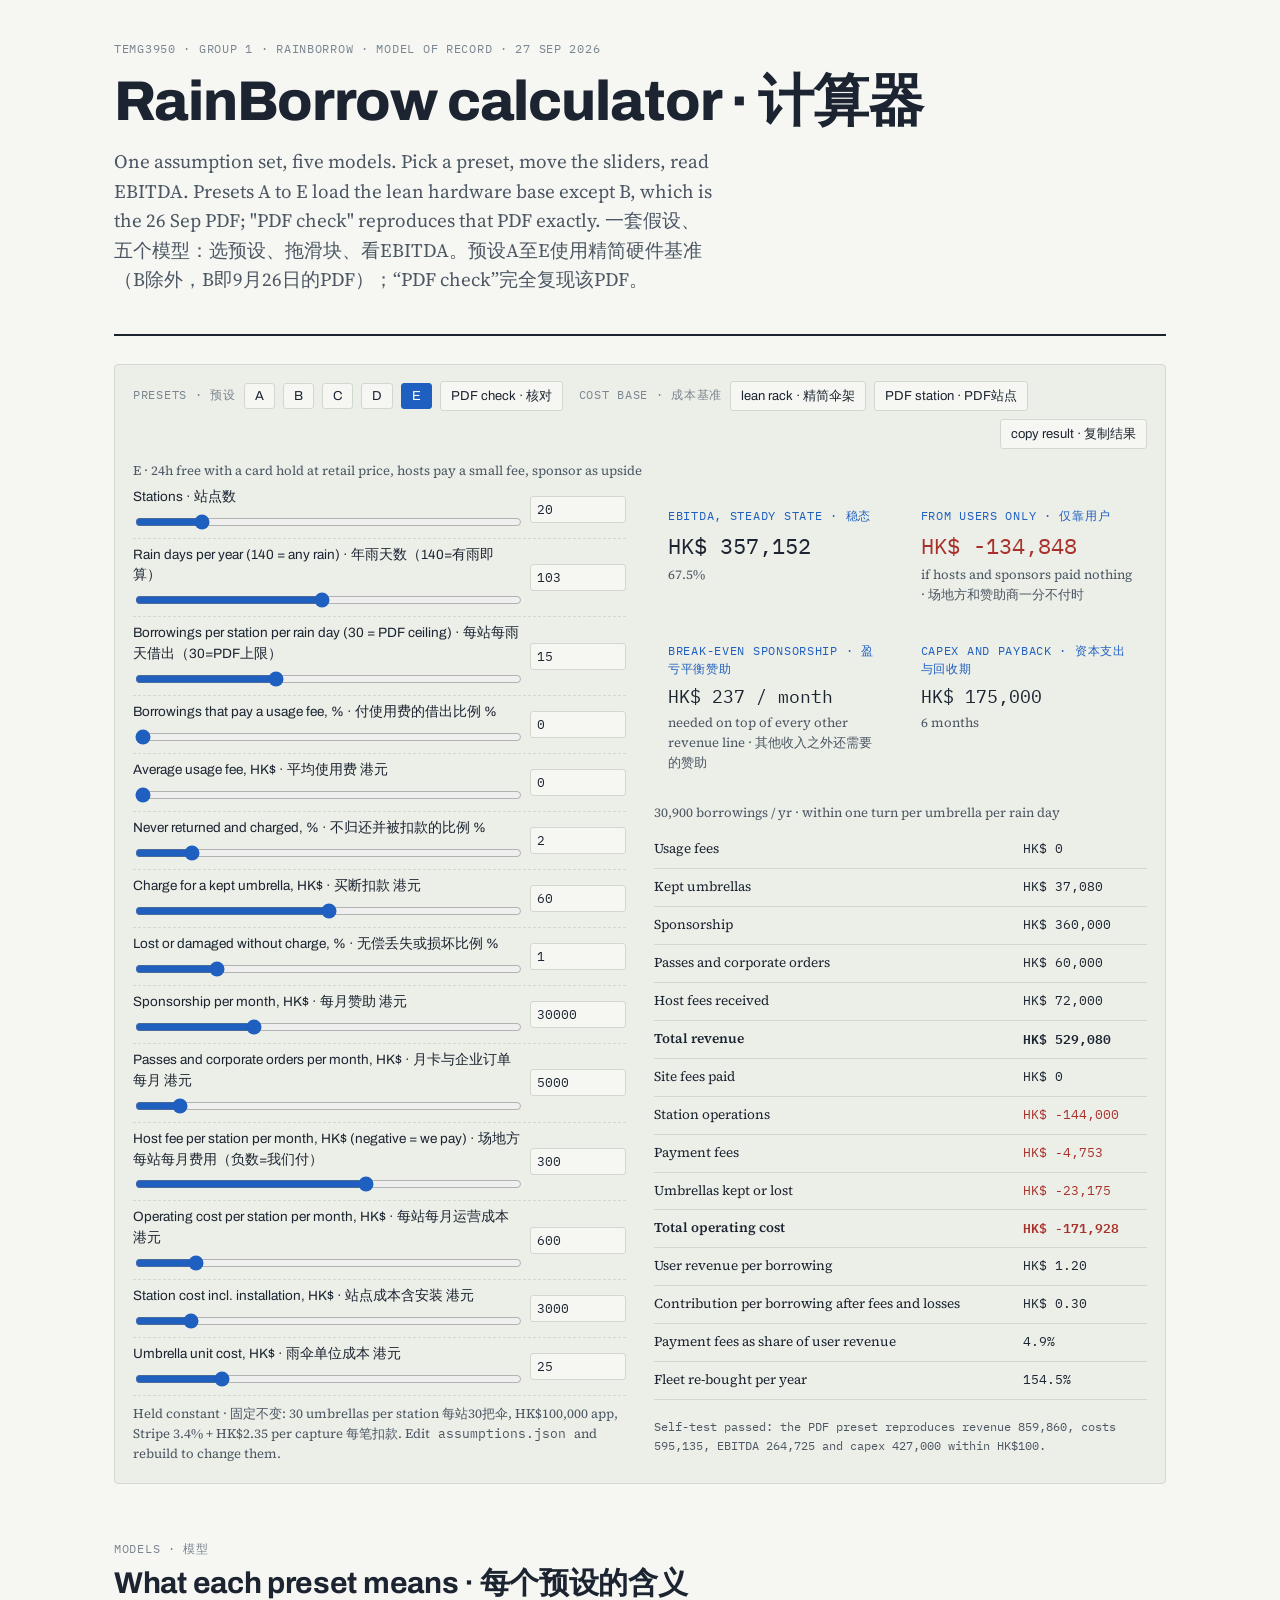
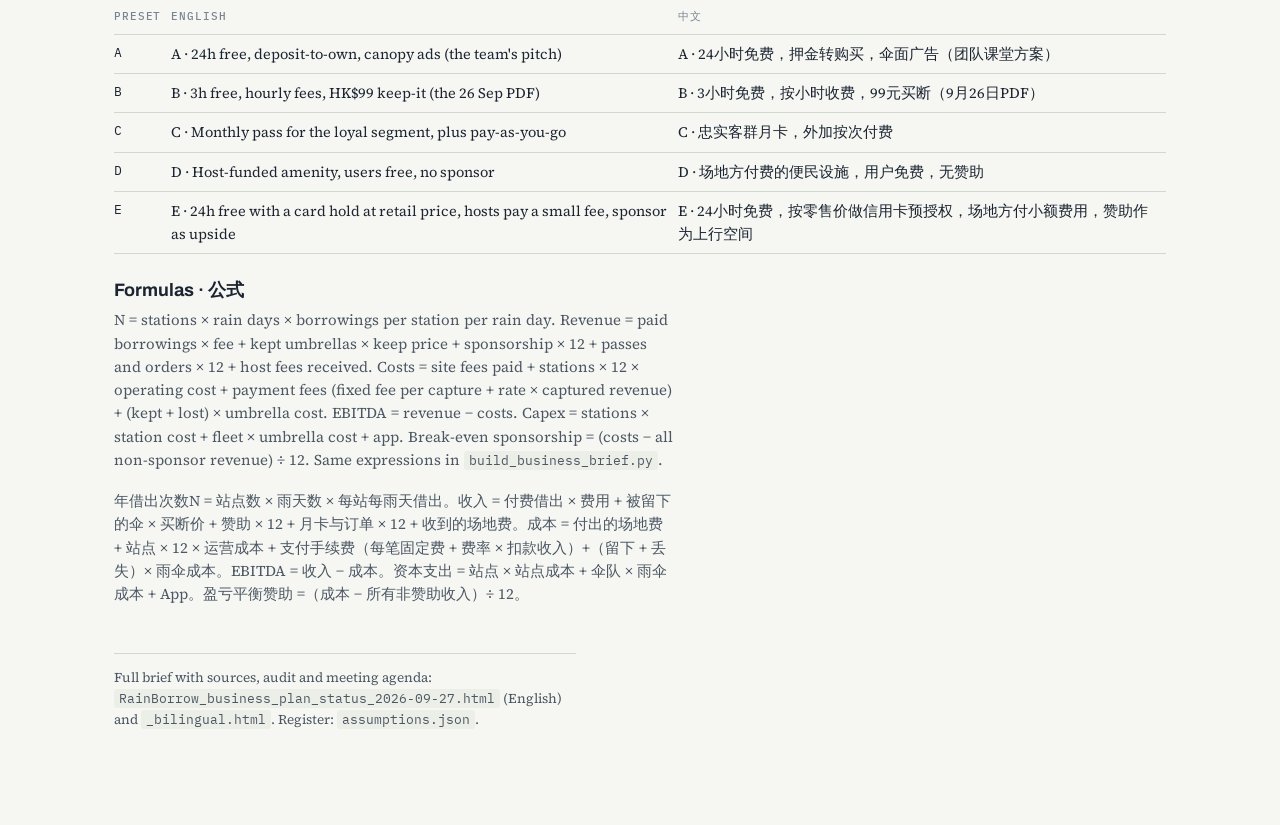
<file: docs/index.html>
<!doctype html>
<html lang="en">
<meta charset="utf-8">
<meta name="viewport" content="width=device-width, initial-scale=1, viewport-fit=cover">
<title>RainBorrow Calculator</title>
<link rel="stylesheet" href="https://fonts.googleapis.com/css2?family=Archivo:wght@500;700;800&family=Source+Serif+4:ital,opsz,wght@0,8..60,400;0,8..60,600;1,8..60,400&family=IBM+Plex+Mono:wght@400;500&family=Noto+Sans+SC:wght@500;700&family=Noto+Serif+SC:wght@400;600&display=swap">

<style>
  :root {
    --bg: #F6F7F3; --bg-2: #ECEEE8; --ink: #1B2430; --ink-2: #4C5763; --muted: #7A8590; --rule: #D3D8CF;
    --accent: #1F5FBF; --accent-soft: #DCE7F8; --note: #F7DE5A; --note-ink: #3D3406; --good: #2E7D4F; --good-soft: #DDEEE3;
    --warn: #B4531B; --warn-soft: #F8E4D6; --bad: #A8322B; --bad-soft: #F6DEDC;
    color-scheme: light dark;
  }
  @media (prefers-color-scheme: dark) {
    :root:not([data-theme="light"]) {
      --bg: #151A1F; --bg-2: #1D242B; --ink: #E7EAEC; --ink-2: #B6BEC6; --muted: #8C97A2; --rule: #2C353E;
      --accent: #7FB0F7; --accent-soft: #1E2F47; --note: #D9B92B; --note-ink: #1F1A02; --good: #6CC493; --good-soft: #1C3527;
      --warn: #F0A070; --warn-soft: #3A2718; --bad: #F08A83; --bad-soft: #3D1F1D; color-scheme: dark;
    }
  }
  :root[data-theme="dark"] {
    --bg: #151A1F; --bg-2: #1D242B; --ink: #E7EAEC; --ink-2: #B6BEC6; --muted: #8C97A2; --rule: #2C353E;
    --accent: #7FB0F7; --accent-soft: #1E2F47; --note: #D9B92B; --note-ink: #1F1A02; --good: #6CC493; --good-soft: #1C3527;
    --warn: #F0A070; --warn-soft: #3A2718; --bad: #F08A83; --bad-soft: #3D1F1D; color-scheme: dark;
  }
  * { box-sizing: border-box; }
  body { margin: 0; background: var(--bg); color: var(--ink); font-family: "Source Serif 4", Georgia, "Times New Roman", serif; font-size: 17px; line-height: 1.55; }
  h1, h2, h3, h4 { font-family: "Archivo", "Helvetica Neue", Arial, sans-serif; text-wrap: balance; line-height: 1.12; margin: 0; }
  .mono { font-family: "IBM Plex Mono", "SFMono-Regular", Consolas, monospace; font-size: 12px; letter-spacing: .06em; text-transform: uppercase; color: var(--muted); }
  a { color: var(--accent); }
  p { margin: 0 0 1em; max-width: 66ch; }
  ul, ol { max-width: 66ch; padding-left: 1.3em; margin: 0 0 1em; }
  li { margin-bottom: .35em; }
  li::marker { color: var(--accent); }
  strong { font-weight: 600; }
  code { font-family: "IBM Plex Mono", monospace; font-size: 13px; background: var(--bg-2); padding: 1px 5px; border-radius: 3px; }
  .wrap { max-width: 960px; margin: 0 auto; padding-block: 40px 80px; padding-inline: 24px; }
  .mast { border-bottom: 2px solid var(--ink); padding-bottom: 20px; margin-bottom: 28px; }
  .mast .mono { display: block; margin-bottom: 12px; }
  .mast h1 { font-size: clamp(34px, 6vw, 56px); font-weight: 800; letter-spacing: -.02em; }
  .mast p.lede { font-size: 19px; color: var(--ink-2); margin-top: 14px; max-width: 60ch; }
  nav.toc { display: flex; flex-wrap: wrap; gap: 8px 18px; margin-bottom: 8px; }
  nav.toc a { font-family: "Archivo", sans-serif; font-size: 14px; text-decoration: none; border-bottom: 1px solid var(--rule); padding-bottom: 1px; }
  nav.toc a:hover { border-color: var(--accent); }
  section { margin-top: 56px; }
  section > .mono { display: block; margin-bottom: 8px; }
  section h2 { font-size: 30px; font-weight: 700; letter-spacing: -.01em; margin-bottom: 6px; }
  .src { color: var(--ink-2); font-size: 15px; margin-bottom: 18px; max-width: 70ch; }
  section h3 { font-size: 18px; font-weight: 700; margin: 26px 0 8px; }
  section h4 { font-size: 15px; font-weight: 700; margin: 18px 0 6px; }
  .note { background: var(--note); color: var(--note-ink); padding: 16px 18px 14px; max-width: 560px; font-family: "Archivo", sans-serif; font-size: 15px; line-height: 1.4; box-shadow: 2px 3px 0 rgba(0,0,0,.12); transform: rotate(-.6deg); margin: 22px 0 26px; }
  .note .mono { color: var(--note-ink); opacity: .7; display: block; margin-bottom: 6px; }
  .note p { margin: 0 0 .5em; color: inherit; max-width: none; }
  .note p:last-child { margin-bottom: 0; }
  .risk { border-left: 3px solid var(--warn); background: var(--warn-soft); padding: 12px 16px; margin: 18px 0; max-width: 70ch; border-radius: 0 4px 4px 0; }
  .risk .mono { color: var(--warn); display: block; margin-bottom: 4px; }
  .risk p { margin: 0 0 .6em; font-size: 15px; }
  .risk p:last-child { margin: 0; }
  .risk.bad { border-color: var(--bad); background: var(--bad-soft); }
  .risk.bad .mono { color: var(--bad); }
  .risk.good { border-color: var(--good); background: var(--good-soft); }
  .risk.good .mono { color: var(--good); }
  .verdict { border-left: 4px solid var(--accent); background: var(--bg-2); padding: 16px 20px; margin: 18px 0; max-width: 76ch; }
  .verdict p { max-width: 70ch; }
  .verdict p:last-child { margin-bottom: 0; }
  .tablewrap { overflow-x: auto; margin: 8px 0 18px; }
  table.nums { width: 100%; border-collapse: collapse; font-size: 14.5px; }
  table.nums th { text-align: left; font-family: "IBM Plex Mono", monospace; font-size: 11px; letter-spacing: .08em; text-transform: uppercase; color: var(--muted); font-weight: 500; padding: 0 10px 8px 0; border-bottom: 1px solid var(--rule); vertical-align: bottom; }
  table.nums td { padding: 8px 10px 8px 0; border-bottom: 1px solid var(--rule); vertical-align: top; }
  table.nums td.v { font-family: "IBM Plex Mono", monospace; font-size: 13px; font-variant-numeric: tabular-nums; white-space: nowrap; }
  table.nums td.neg { color: var(--bad); }
  table.nums td.flag { color: var(--bad); font-weight: 600; }
  table.nums tr.lead td { background: var(--accent-soft); font-weight: 600; }
  .tag { display: inline-block; font-family: "IBM Plex Mono", monospace; font-size: 11px; letter-spacing: .05em; text-transform: uppercase; padding: 2px 7px; border-radius: 3px; white-space: nowrap; }
  .tag.verified { background: var(--good-soft); color: var(--good); }
  .tag.internal { background: var(--accent-soft); color: var(--accent); }
  .tag.derived { background: var(--bg-2); color: var(--ink-2); border: 1px solid var(--rule); }
  .tag.assumption { background: var(--warn-soft); color: var(--warn); }
  .tag.pending { background: var(--bg-2); color: var(--muted); border: 1px dashed var(--rule); }
  .tag.unverified, .tag.guess { background: var(--bad-soft); color: var(--bad); }
  .cards { display: grid; grid-template-columns: repeat(auto-fit, minmax(200px, 1fr)); gap: 12px; margin: 14px 0 18px; }
  .cards > div { background: var(--bg-2); border-radius: 4px; padding: 12px 14px; }
  .cards .mono { display: block; margin-bottom: 4px; color: var(--accent); }
  .cards .big { font-family: "IBM Plex Mono", monospace; font-size: 22px; font-variant-numeric: tabular-nums; }
  .cards .big.neg { color: var(--bad); }
  .cards small { display: block; color: var(--ink-2); font-size: 13px; margin-top: 2px; }
  .strip { display: grid; grid-template-columns: repeat(auto-fit, minmax(230px, 1fr)); gap: 12px; margin: 14px 0 18px; }
  .strip > div { border: 1px solid var(--rule); border-radius: 4px; padding: 12px 14px; font-size: 14.5px; }
  .strip .mono { display: block; margin-bottom: 4px; }
  .strip p { margin: 0; max-width: none; }
  .issue { border-top: 1px solid var(--rule); padding: 14px 0 6px; max-width: 76ch; }
  .issue:last-child { border-bottom: 1px solid var(--rule); }
  .issue h4 { margin: 0 0 6px; font-size: 16px; }
  .issue h4 .n { font-family: "IBM Plex Mono", monospace; font-size: 11px; color: var(--accent); background: var(--accent-soft); border-radius: 3px; padding: 1px 6px; margin-right: 10px; vertical-align: 2px; }
  .issue p { margin: 0 0 6px; font-size: 15.5px; }
  .issue p.fix { color: var(--ink-2); }
  .issue p.fix::before { content: "Fix"; font-family: "IBM Plex Mono", monospace; font-size: 11px; letter-spacing: .06em; text-transform: uppercase; color: var(--good); margin-right: 8px; }
  /* calculator */
  .calc { border: 1px solid var(--rule); border-radius: 4px; background: var(--bg-2); padding: 16px 18px; margin: 16px 0 8px; }
  .calc .presets { display: flex; flex-wrap: wrap; gap: 8px; margin-bottom: 12px; align-items: center; }
  .calc button, .copy, .filt { font-family: "Archivo", sans-serif; font-size: 13px; border: 1px solid var(--rule); background: var(--bg); color: var(--ink); border-radius: 3px; padding: 5px 10px; cursor: pointer; }
  .calc button:hover, .copy:hover, .filt:hover { border-color: var(--accent); }
  .calc button.on, .filt.on { background: var(--accent); color: #fff; border-color: var(--accent); }
  .calc button:focus-visible, .copy:focus-visible, .filt:focus-visible, input:focus-visible { outline: 2px solid var(--accent); outline-offset: 2px; }
  .calc .grid2 { display: grid; grid-template-columns: minmax(0, 1.1fr) minmax(0, 1fr); gap: 18px 28px; }
  @media (max-width: 720px) { .calc .grid2 { grid-template-columns: minmax(0, 1fr); } }
  .calc .inp { display: grid; grid-template-columns: minmax(0, 1fr) 96px; gap: 4px 10px; align-items: center; padding: 6px 0; border-bottom: 1px dashed var(--rule); }
  .calc .inp label { font-family: "Archivo", sans-serif; font-size: 13.5px; }
  .calc .inp input[type=range] { grid-column: 1 / 2; width: 100%; accent-color: var(--accent); }
  .calc .inp input[type=number] { grid-column: 2 / 3; grid-row: 1 / 3; width: 96px; font-family: "IBM Plex Mono", monospace; font-size: 13px; padding: 4px 6px; border: 1px solid var(--rule); border-radius: 3px; background: var(--bg); color: var(--ink); }
  .calc .const { font-size: 13px; color: var(--ink-2); margin: 8px 0 0; max-width: none; }
  .calc table.nums { font-size: 13.5px; }
  .calc .selftest { font-family: "IBM Plex Mono", monospace; font-size: 12px; color: var(--ink-2); margin-top: 8px; }
  /* register */
  .regtools { display: flex; flex-wrap: wrap; gap: 8px; align-items: center; margin: 10px 0 8px; font-size: 14px; }
  table.reg td .key { font-family: "IBM Plex Mono", monospace; font-size: 11.5px; color: var(--accent); }
  table.reg td .unit { color: var(--muted); font-size: 12px; }
  table.reg td .quote { font-style: italic; color: var(--ink-2); font-size: 13.5px; margin-top: 4px; }
  table.reg td .note-s { color: var(--ink-2); font-size: 13px; margin-top: 3px; }
  table.reg td.srcc { font-size: 13.5px; max-width: 26ch; }
  table.reg td.qc { font-size: 12.5px; color: var(--ink-2); max-width: 30ch; }
  table.reg td.qc .qt { display: block; margin-bottom: 4px; }
  table.reg tr.hide { display: none; }
  details { border: 1px solid var(--rule); border-radius: 4px; padding: 10px 16px; margin: 18px 0; }
  details summary { font-family: "Archivo", sans-serif; font-weight: 700; cursor: pointer; }
  .foot { font-size: 13.5px; color: var(--ink-2); border-top: 1px solid var(--rule); margin-top: 48px; padding-top: 14px; }
  @media (prefers-reduced-motion: reduce) { .note { transform: none; } }
</style>

<style>.wrap{max-width:1100px}.calc .grid2{grid-template-columns:minmax(0,1fr) minmax(0,1fr)}@media (max-width:720px){.calc .grid2{grid-template-columns:minmax(0,1fr)}}</style>
<div class="wrap">
<header class="mast">
  <span class="mono">TEMG3950 · Group 1 · RainBorrow · model of record · 27 Sep 2026</span>
  <h1>RainBorrow calculator · 计算器</h1>
  <p class="lede">One assumption set, five models. Pick a preset, move the sliders, read EBITDA. Presets A to E load the lean hardware base except B, which is the 26 Sep PDF; "PDF check" reproduces that PDF exactly. 一套假设、五个模型：选预设、拖滑块、看EBITDA。预设A至E使用精简硬件基准（B除外，B即9月26日的PDF）；“PDF check”完全复现该PDF。</p>
</header>
<div class="calc">
  <div class="presets"><span class="mono">Presets · 预设</span>
    <button type="button" data-p="A">A</button><button type="button" data-p="B">B</button><button type="button" data-p="C">C</button><button type="button" data-p="D">D</button><button type="button" data-p="E">E</button><button type="button" data-p="PDF">PDF check · 核对</button>
    <span class="mono" style="margin-left:8px">Cost base · 成本基准</span><button type="button" id="lean">lean rack · 精简伞架</button><button type="button" id="pdfb">PDF station · PDF站点</button>
    <button type="button" id="copyout" style="margin-left:auto">copy result · 复制结果</button></div>
  <p class="const" id="preset_name"></p>
  <div class="grid2"><div><div class="inp"><label for="n_S">Stations · 站点数</label><input type="number" id="n_S" step="1" min="5" max="100"><input type="range" id="r_S" min="5" max="100" step="1" aria-label="Stations · 站点数"></div>
<div class="inp"><label for="n_R">Rain days per year (140 = any rain) · 年雨天数（140=有雨即算）</label><input type="number" id="n_R" step="1" min="50" max="160"><input type="range" id="r_R" min="50" max="160" step="1" aria-label="Rain days per year (140 = any rain) · 年雨天数（140=有雨即算）"></div>
<div class="inp"><label for="n_b">Borrowings per station per rain day (30 = PDF ceiling) · 每站每雨天借出（30=PDF上限）</label><input type="number" id="n_b" step="1" min="1" max="40"><input type="range" id="r_b" min="1" max="40" step="1" aria-label="Borrowings per station per rain day (30 = PDF ceiling) · 每站每雨天借出（30=PDF上限）"></div>
<div class="inp"><label for="n_paid_share">Borrowings that pay a usage fee, % · 付使用费的借出比例 %</label><input type="number" id="n_paid_share" step="0.5" min="0" max="100"><input type="range" id="r_paid_share" min="0" max="100" step="0.5" aria-label="Borrowings that pay a usage fee, % · 付使用费的借出比例 %"></div>
<div class="inp"><label for="n_avg_fee">Average usage fee, HK$ · 平均使用费 港元</label><input type="number" id="n_avg_fee" step="0.5" min="0" max="30"><input type="range" id="r_avg_fee" min="0" max="30" step="0.5" aria-label="Average usage fee, HK$ · 平均使用费 港元"></div>
<div class="inp"><label for="n_keep_rate">Never returned and charged, % · 不归还并被扣款的比例 %</label><input type="number" id="n_keep_rate" step="0.1" min="0" max="15"><input type="range" id="r_keep_rate" min="0" max="15" step="0.1" aria-label="Never returned and charged, % · 不归还并被扣款的比例 %"></div>
<div class="inp"><label for="n_keep_price">Charge for a kept umbrella, HK$ · 买断扣款 港元</label><input type="number" id="n_keep_price" step="1" min="0" max="120"><input type="range" id="r_keep_price" min="0" max="120" step="1" aria-label="Charge for a kept umbrella, HK$ · 买断扣款 港元"></div>
<div class="inp"><label for="n_loss_rate">Lost or damaged without charge, % · 无偿丢失或损坏比例 %</label><input type="number" id="n_loss_rate" step="0.05" min="0" max="5"><input type="range" id="r_loss_rate" min="0" max="5" step="0.05" aria-label="Lost or damaged without charge, % · 无偿丢失或损坏比例 %"></div>
<div class="inp"><label for="n_sponsor_month">Sponsorship per month, HK$ · 每月赞助 港元</label><input type="number" id="n_sponsor_month" step="1000" min="0" max="100000"><input type="range" id="r_sponsor_month" min="0" max="100000" step="1000" aria-label="Sponsorship per month, HK$ · 每月赞助 港元"></div>
<div class="inp"><label for="n_other_month">Passes and corporate orders per month, HK$ · 月卡与企业订单每月 港元</label><input type="number" id="n_other_month" step="500" min="0" max="50000"><input type="range" id="r_other_month" min="0" max="50000" step="500" aria-label="Passes and corporate orders per month, HK$ · 月卡与企业订单每月 港元"></div>
<div class="inp"><label for="n_host_fee_month">Host fee per station per month, HK$ (negative = we pay) · 场地方每站每月费用（负数=我们付）</label><input type="number" id="n_host_fee_month" step="50" min="-1500" max="1500"><input type="range" id="r_host_fee_month" min="-1500" max="1500" step="50" aria-label="Host fee per station per month, HK$ (negative = we pay) · 场地方每站每月费用（负数=我们付）"></div>
<div class="inp"><label for="n_opex_station_month">Operating cost per station per month, HK$ · 每站每月运营成本 港元</label><input type="number" id="n_opex_station_month" step="50" min="200" max="3000"><input type="range" id="r_opex_station_month" min="200" max="3000" step="50" aria-label="Operating cost per station per month, HK$ · 每站每月运营成本 港元"></div>
<div class="inp"><label for="n_capex_station">Station cost incl. installation, HK$ · 站点成本含安装 港元</label><input type="number" id="n_capex_station" step="250" min="500" max="20000"><input type="range" id="r_capex_station" min="500" max="20000" step="250" aria-label="Station cost incl. installation, HK$ · 站点成本含安装 港元"></div>
<div class="inp"><label for="n_umbrella_cost">Umbrella unit cost, HK$ · 雨伞单位成本 港元</label><input type="number" id="n_umbrella_cost" step="1" min="10" max="80"><input type="range" id="r_umbrella_cost" min="10" max="80" step="1" aria-label="Umbrella unit cost, HK$ · 雨伞单位成本 港元"></div><p class="const">Held constant · 固定不变: 30 umbrellas per station 每站30把伞, HK$100,000 app, Stripe 3.4% + HK$2.35 per capture 每笔扣款. Edit <code>assumptions.json</code> and rebuild to change them.</p></div>
  <div><div class="cards">
    <div><span class="mono">EBITDA, steady state · 稳态</span><div class="big" id="o_ebitda"></div><small id="o_margin"></small></div>
    <div><span class="mono">From users only · 仅靠用户</span><div class="big" id="o_exb2b"></div><small>if hosts and sponsors paid nothing · 场地方和赞助商一分不付时</small></div>
    <div><span class="mono">Break-even sponsorship · 盈亏平衡赞助</span><div class="big" id="o_be" style="font-size:18px"></div><small>needed on top of every other revenue line · 其他收入之外还需要的赞助</small></div>
    <div><span class="mono">Capex and payback · 资本支出与回收期</span><div class="big" id="o_capex" style="font-size:18px"></div><small id="o_payback"></small></div></div>
  <p class="const"><span id="o_N"></span> · <span id="o_cap"></span></p>
  <div class="tablewrap"><table class="nums"><tbody id="o_table"></tbody></table></div>
  <p class="selftest" id="selftest">Self-test not run (JavaScript off?). · 自检未运行</p></div></div>
</div>
<section>
  <span class="mono">Models · 模型</span>
  <h2>What each preset means · 每个预设的含义</h2>
  <div class="tablewrap"><table class="nums"><thead><tr><th>Preset</th><th>English</th><th>中文</th></tr></thead><tbody><tr><td class="v">A</td><td>A · 24h free, deposit-to-own, canopy ads (the team&#x27;s pitch)</td><td>A · 24小时免费，押金转购买，伞面广告（团队课堂方案）</td></tr><tr><td class="v">B</td><td>B · 3h free, hourly fees, HK$99 keep-it (the 26 Sep PDF)</td><td>B · 3小时免费，按小时收费，99元买断（9月26日PDF）</td></tr><tr><td class="v">C</td><td>C · Monthly pass for the loyal segment, plus pay-as-you-go</td><td>C · 忠实客群月卡，外加按次付费</td></tr><tr><td class="v">D</td><td>D · Host-funded amenity, users free, no sponsor</td><td>D · 场地方付费的便民设施，用户免费，无赞助</td></tr><tr><td class="v">E</td><td>E · 24h free with a card hold at retail price, hosts pay a small fee, sponsor as upside</td><td>E · 24小时免费，按零售价做信用卡预授权，场地方付小额费用，赞助作为上行空间</td></tr></tbody></table></div>
  <h3>Formulas · 公式</h3>
  <p class="src">N = stations × rain days × borrowings per station per rain day. Revenue = paid borrowings × fee + kept umbrellas × keep price + sponsorship × 12 + passes and orders × 12 + host fees received. Costs = site fees paid + stations × 12 × operating cost + payment fees (fixed fee per capture + rate × captured revenue) + (kept + lost) × umbrella cost. EBITDA = revenue − costs. Capex = stations × station cost + fleet × umbrella cost + app. Break-even sponsorship = (costs − all non-sponsor revenue) ÷ 12. Same expressions in <code>build_business_brief.py</code>.</p>
  <p class="src">年借出次数N = 站点数 × 雨天数 × 每站每雨天借出。收入 = 付费借出 × 费用 + 被留下的伞 × 买断价 + 赞助 × 12 + 月卡与订单 × 12 + 收到的场地费。成本 = 付出的场地费 + 站点 × 12 × 运营成本 + 支付手续费（每笔固定费 + 费率 × 扣款收入）+（留下 + 丢失）× 雨伞成本。EBITDA = 收入 − 成本。资本支出 = 站点 × 站点成本 + 伞队 × 雨伞成本 + App。盈亏平衡赞助 =（成本 − 所有非赞助收入）÷ 12。</p>
  <p class="foot">Full brief with sources, audit and meeting agenda: <code>RainBorrow_business_plan_status_2026-09-27.html</code> (English) and <code>_bilingual.html</code>. Register: <code>assumptions.json</code>.</p>
</section>
</div>

<script>
(function () {
  const PRESETS = {"A": {"S": 20, "U": 30, "R": 103, "b": 15, "loss_rate": 0.01, "app_capex": 100000, "pay_pct": 0.034, "pay_fixed": 2.35, "ramp": 0.6875, "sold_months": 12, "opex_station_month": 600, "capex_station": 3000, "umbrella_cost": 25, "paid_share": 0, "avg_fee": 0, "keep_rate": 0.03, "keep_price": 50, "sponsor_month": 20000, "other_month": 0, "host_fee_month": 100, "other_captures_month": 0, "name": "A \u00b7 24h free, deposit-to-own, canopy ads (the team's pitch)"}, "B": {"S": 20, "U": 30, "R": 103, "b": 15, "loss_rate": 0.01, "app_capex": 100000, "pay_pct": 0.034, "pay_fixed": 2.35, "ramp": 0.6875, "sold_months": 12, "opex_station_month": 1550, "capex_station": 15000, "umbrella_cost": 45, "paid_share": 0.195, "avg_fee": 6, "keep_rate": 0.005, "keep_price": 99, "sponsor_month": 60000, "other_month": 0, "host_fee_month": -500, "other_captures_month": 0, "name": "B \u00b7 3h free, hourly fees, HK$99 keep-it (the 26 Sep PDF)"}, "C": {"S": 20, "U": 30, "R": 103, "b": 15, "loss_rate": 0.01, "app_capex": 100000, "pay_pct": 0.034, "pay_fixed": 2.35, "ramp": 0.6875, "sold_months": 12, "opex_station_month": 600, "capex_station": 3000, "umbrella_cost": 25, "paid_share": 0.3, "avg_fee": 10, "keep_rate": 0.01, "keep_price": 60, "sponsor_month": 0, "other_month": 16000, "host_fee_month": 0, "other_captures_month": 800, "name": "C \u00b7 Monthly pass for the loyal segment, plus pay-as-you-go"}, "D": {"S": 20, "U": 30, "R": 103, "b": 15, "loss_rate": 0.01, "app_capex": 100000, "pay_pct": 0.034, "pay_fixed": 2.35, "ramp": 0.6875, "sold_months": 12, "opex_station_month": 600, "capex_station": 3000, "umbrella_cost": 25, "paid_share": 0, "avg_fee": 0, "keep_rate": 0.01, "keep_price": 60, "sponsor_month": 0, "other_month": 0, "host_fee_month": 1000, "other_captures_month": 0, "name": "D \u00b7 Host-funded amenity, users free, no sponsor"}, "E": {"S": 20, "U": 30, "R": 103, "b": 15, "loss_rate": 0.01, "app_capex": 100000, "pay_pct": 0.034, "pay_fixed": 2.35, "ramp": 0.6875, "sold_months": 12, "opex_station_month": 600, "capex_station": 3000, "umbrella_cost": 25, "paid_share": 0, "avg_fee": 0, "keep_rate": 0.02, "keep_price": 60, "sponsor_month": 30000, "other_month": 5000, "host_fee_month": 300, "other_captures_month": 0, "name": "E \u00b7 24h free with a card hold at retail price, hosts pay a small fee, sponsor as upside"}, "PDF": {"S": 20, "U": 30, "R": 140, "b": 30, "loss_rate": 0.010582010582010583, "app_capex": 100000, "pay_pct": 0.034, "pay_fixed": 2.35, "ramp": 0.6875, "sold_months": 12, "opex_station_month": 1550, "capex_station": 15000, "umbrella_cost": 45, "paid_share": 0.195, "avg_fee": 6, "keep_rate": 0.005, "keep_price": 99, "sponsor_month": 60000, "other_month": 0, "host_fee_month": -500, "other_captures_month": 0, "name": "PDF check \u00b7 reproduces the 26 Sep model"}};
  const CHECK = {"revenue": 859860, "opex": 595135, "ebitda": 264725, "capex": 427000};
  const LEAN = {"opex_station_month": 600, "capex_station": 3000, "umbrella_cost": 25};
  const PDFB = {"opex_station_month": 1550, "capex_station": 15000, "umbrella_cost": 45};
  const KEYS = ["S","R","b","paid_share","avg_fee","keep_rate","keep_price","loss_rate","sponsor_month","other_month","host_fee_month","opex_station_month","capex_station","umbrella_cost"];
  const CONST = { U: 30, app_capex: 100000, pay_pct: 0.034, pay_fixed: 2.35, other_captures_month: 0 };
  function run(p) {
    const fleet = p.S * p.U, N = p.S * p.R * p.b;
    const paid = N * p.paid_share, kept = N * p.keep_rate, lost = N * p.loss_rate;
    const rev_fees = paid * p.avg_fee, rev_keep = kept * p.keep_price, rev_sponsor = p.sponsor_month * 12, rev_other = p.other_month * 12;
    const rev_host = p.S * 12 * Math.max(p.host_fee_month, 0);
    const revenue = rev_fees + rev_keep + rev_sponsor + rev_other + rev_host;
    const captures = paid + kept + p.other_captures_month * 12;
    const cost_payment = captures * p.pay_fixed + (rev_fees + rev_keep + rev_other) * p.pay_pct;
    const cost_site = p.S * 12 * Math.max(-p.host_fee_month, 0);
    const cost_opex = p.S * 12 * p.opex_station_month;
    const cost_umbrellas = (kept + lost) * p.umbrella_cost;
    const opex = cost_site + cost_opex + cost_payment + cost_umbrellas;
    const ebitda = revenue - opex;
    const capex = p.S * p.capex_station + fleet * p.umbrella_cost + p.app_capex;
    const user_rev = rev_fees + rev_keep;
    return { fleet, N, paid, kept, lost, rev_fees, rev_keep, rev_sponsor, rev_other, rev_host, revenue, captures, cost_payment, cost_site, cost_opex, cost_umbrellas, opex, ebitda,
      margin: revenue ? ebitda / revenue : 0, capex, payback: ebitda > 0 ? capex / ebitda * 12 : null,
      user_rev_per_b: N ? user_rev / N : 0, contrib_per_b: N ? (user_rev - cost_payment - cost_umbrellas) / N : 0,
      be_sponsor_m: (opex - rev_fees - rev_keep - rev_other - rev_host) / 12, ebitda_ex_b2b: user_rev - opex,
      turnover: fleet ? (kept + lost) / fleet : 0, capacity_flag: p.b > p.U, fee_share: (user_rev + rev_other) ? cost_payment / (user_rev + rev_other) : 0 };
  }
  const $ = (id) => document.getElementById(id);
  const hk = (x) => x === null || x === undefined ? "never" : (x < 0 ? "-" : "") + Math.round(Math.abs(x)).toLocaleString("en-US");
  const pc = (x) => (x * 100).toFixed(1) + "%";
  function read() {
    const p = Object.assign({}, CONST);
    KEYS.forEach(k => { p[k] = parseFloat($("n_" + k).value); });
    ["paid_share","keep_rate","loss_rate"].forEach(k => { p[k] = p[k] / 100; });
    return p;
  }
  function setInputs(p) {
    KEYS.forEach(k => {
      let v = p[k];
      if (["paid_share","keep_rate","loss_rate"].includes(k)) v = v * 100;
      v = Math.round(v * 1000) / 1000;
      $("n_" + k).value = v; $("r_" + k).value = v;
    });
  }
  function render() {
    const p = read(), o = run(p);
    const set = (id, txt, neg) => { const el = $(id); el.textContent = txt; el.classList.toggle("neg", !!neg); };
    set("o_ebitda", "HK$ " + hk(o.ebitda), o.ebitda < 0);
    set("o_margin", o.revenue ? pc(o.margin) : "n/a", o.ebitda < 0);
    set("o_exb2b", "HK$ " + hk(o.ebitda_ex_b2b), o.ebitda_ex_b2b < 0);
    set("o_be", "HK$ " + hk(o.be_sponsor_m) + " / month", false);
    set("o_capex", "HK$ " + hk(o.capex), false);
    set("o_payback", o.payback ? o.payback.toFixed(0) + " months" : "never", !o.payback);
    set("o_N", hk(o.N) + " borrowings / yr", false);
    set("o_cap", o.capacity_flag ? "more than one turn per umbrella per rain day" : "within one turn per umbrella per rain day", o.capacity_flag);
    const rows = [
      ["Usage fees", o.rev_fees], ["Kept umbrellas", o.rev_keep], ["Sponsorship", o.rev_sponsor], ["Passes and corporate orders", o.rev_other], ["Host fees received", o.rev_host], ["Total revenue", o.revenue],
      ["Site fees paid", -o.cost_site], ["Station operations", -o.cost_opex], ["Payment fees", -o.cost_payment], ["Umbrellas kept or lost", -o.cost_umbrellas], ["Total operating cost", -o.opex],
      ["User revenue per borrowing", o.user_rev_per_b, true], ["Contribution per borrowing after fees and losses", o.contrib_per_b, true], ["Payment fees as share of user revenue", (o.user_rev_per_b || o.rev_other) ? pc(o.fee_share) : "n/a"], ["Fleet re-bought per year", pc(o.turnover)]
    ];
    $("o_table").innerHTML = rows.map(r => {
      const val = typeof r[1] === "string" ? r[1] : (r[2] ? "HK$ " + r[1].toFixed(2) : "HK$ " + hk(r[1]));
      const neg = typeof r[1] === "number" && r[1] < 0;
      const bold = /^Total/.test(r[0]) ? ' style="font-weight:600"' : "";
      return "<tr" + bold + "><td>" + r[0] + "</td><td class=\"v" + (neg ? " neg" : "") + "\">" + val + "</td></tr>";
    }).join("");
  }
  function applyPreset(name) {
    const p = Object.assign({}, PRESETS[name]);
    setInputs(p); render();
    document.querySelectorAll(".presets button[data-p]").forEach(b => b.classList.toggle("on", b.dataset.p === name));
    $("preset_name").textContent = p.name;
  }
  KEYS.forEach(k => {
    $("r_" + k).addEventListener("input", () => { $("n_" + k).value = $("r_" + k).value; render(); });
    $("n_" + k).addEventListener("input", () => { $("r_" + k).value = $("n_" + k).value; render(); });
  });
  document.querySelectorAll(".presets button[data-p]").forEach(b => b.addEventListener("click", () => applyPreset(b.dataset.p)));
  $("lean").addEventListener("click", () => { const p = read(); Object.assign(p, LEAN); setInputs(p); render(); });
  $("pdfb").addEventListener("click", () => { const p = read(); Object.assign(p, PDFB); setInputs(p); render(); });
  $("copyout").addEventListener("click", () => {
    const p = read(), o = run(p);
    const txt = "RainBorrow calculator, " + $("preset_name").textContent + "\n" + KEYS.map(k => k + " = " + p[k]).join("; ") + "\nRevenue HK$" + hk(o.revenue) + "; operating cost HK$" + hk(o.opex) + "; EBITDA HK$" + hk(o.ebitda) + "; EBITDA from users only HK$" + hk(o.ebitda_ex_b2b) + "; break-even sponsorship HK$" + hk(o.be_sponsor_m) + "/month; capex HK$" + hk(o.capex) + "; payback " + (o.payback ? o.payback.toFixed(0) + " months" : "never");
    copyText(txt, $("copyout"));
  });
  function copyText(txt, btn) {
    const done = () => { const old = btn.textContent; btn.textContent = "copied"; setTimeout(() => { btn.textContent = old; }, 1200); };
    if (navigator.clipboard && navigator.clipboard.writeText) { navigator.clipboard.writeText(txt).then(done).catch(() => fallback(txt, done)); } else { fallback(txt, done); }
  }
  function fallback(txt, done) {
    const ta = document.createElement("textarea"); ta.value = txt; document.body.appendChild(ta); ta.select();
    try { document.execCommand("copy"); done(); } catch (e) {} document.body.removeChild(ta);
  }
  // self-test against the 26 Sep PDF, then load the recommended preset
  const t = run(Object.assign({}, CONST, PRESETS.PDF));
  const ok = Math.abs(t.revenue - CHECK.revenue) < 100 && Math.abs(t.opex - CHECK.opex) < 100 && Math.abs(t.ebitda - CHECK.ebitda) < 100 && Math.abs(t.capex - CHECK.capex) < 100;
  $("selftest").textContent = ok ? "Self-test passed: the PDF preset reproduces revenue 859,860, costs 595,135, EBITDA 264,725 and capex 427,000 within HK$100." : "Self-test FAILED: " + JSON.stringify(t);
  console.log("RainBorrow calculator self-test", ok, t);
  applyPreset("E");
  // register: copy buttons and filter
  document.querySelectorAll("button.copy").forEach(b => b.addEventListener("click", () => copyText(b.dataset.q, b)));
  document.querySelectorAll(".filt").forEach(f => f.addEventListener("click", () => {
    document.querySelectorAll(".filt").forEach(x => x.classList.toggle("on", x === f));
    const s = f.dataset.s;
    document.querySelectorAll("table.reg tbody tr").forEach(tr => tr.classList.toggle("hide", s !== "all" && tr.dataset.status !== s));
  }));
})();
</script>
</html>
</file>
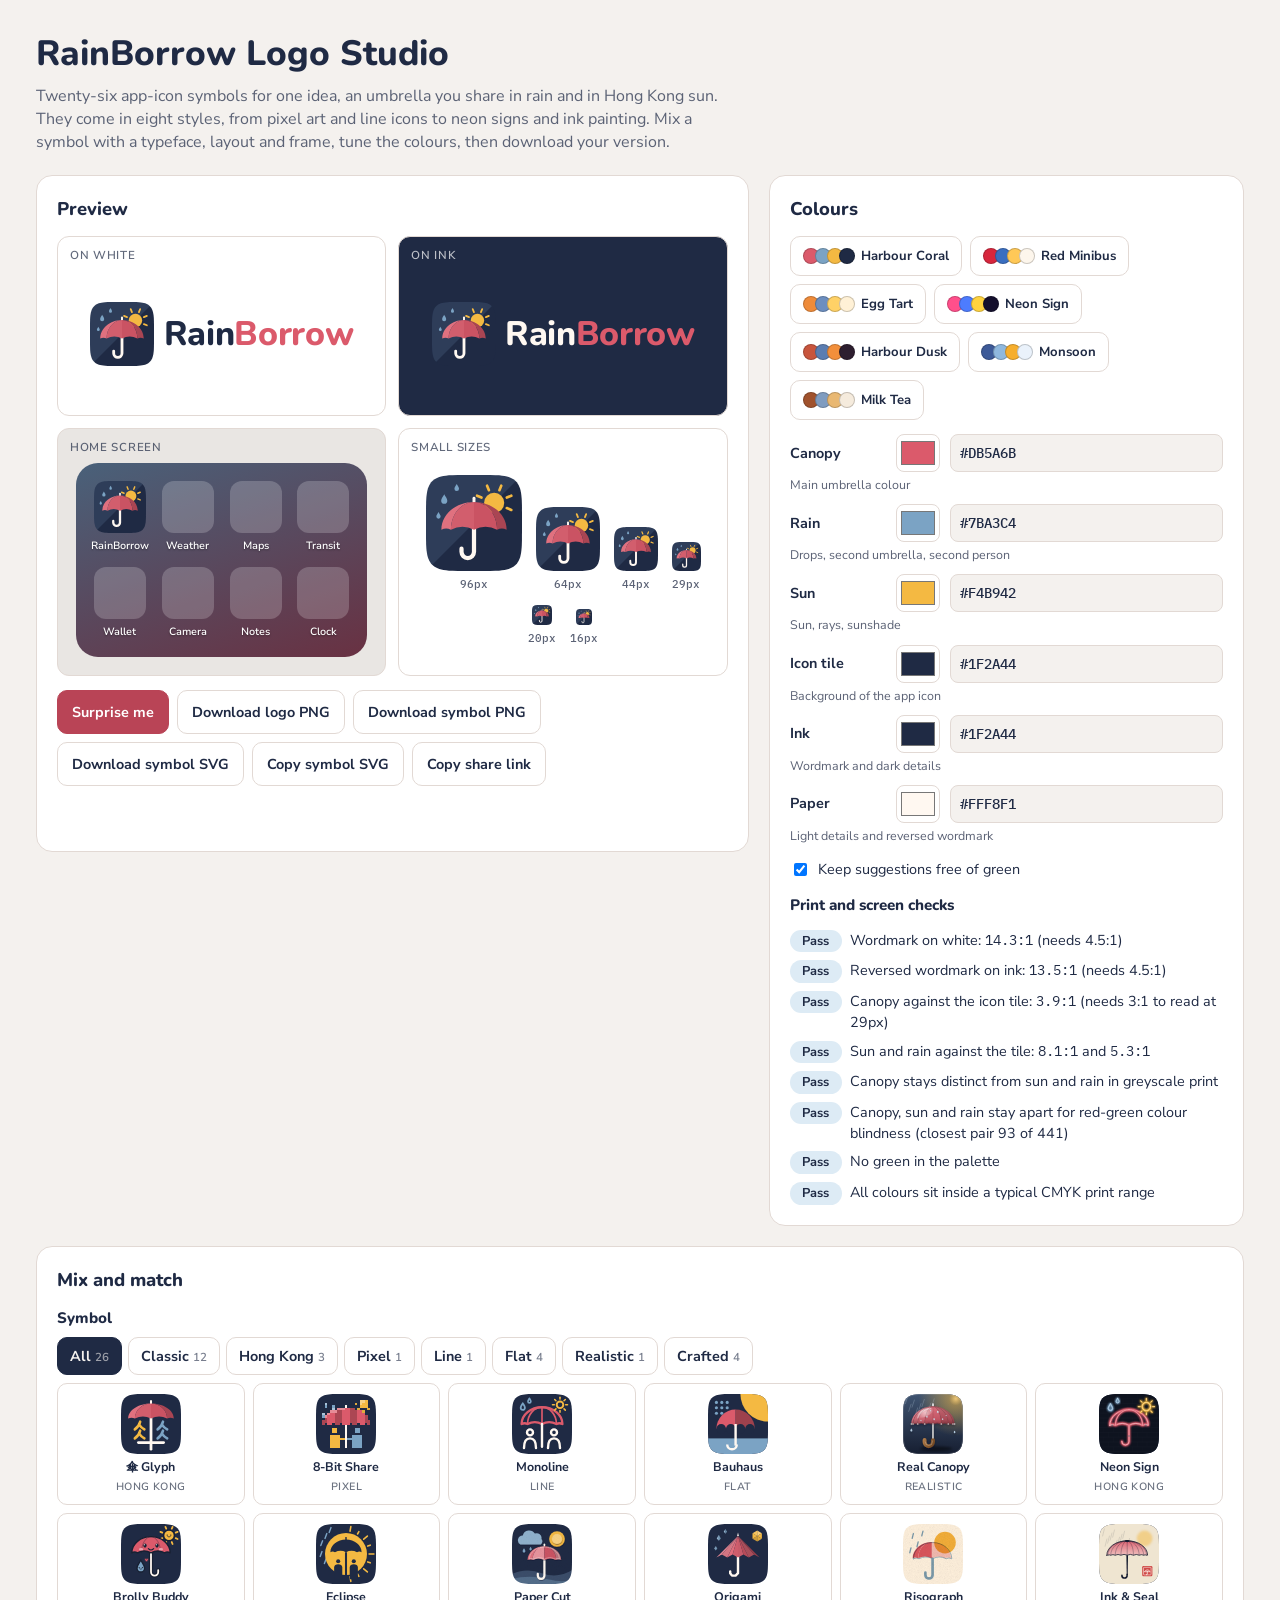
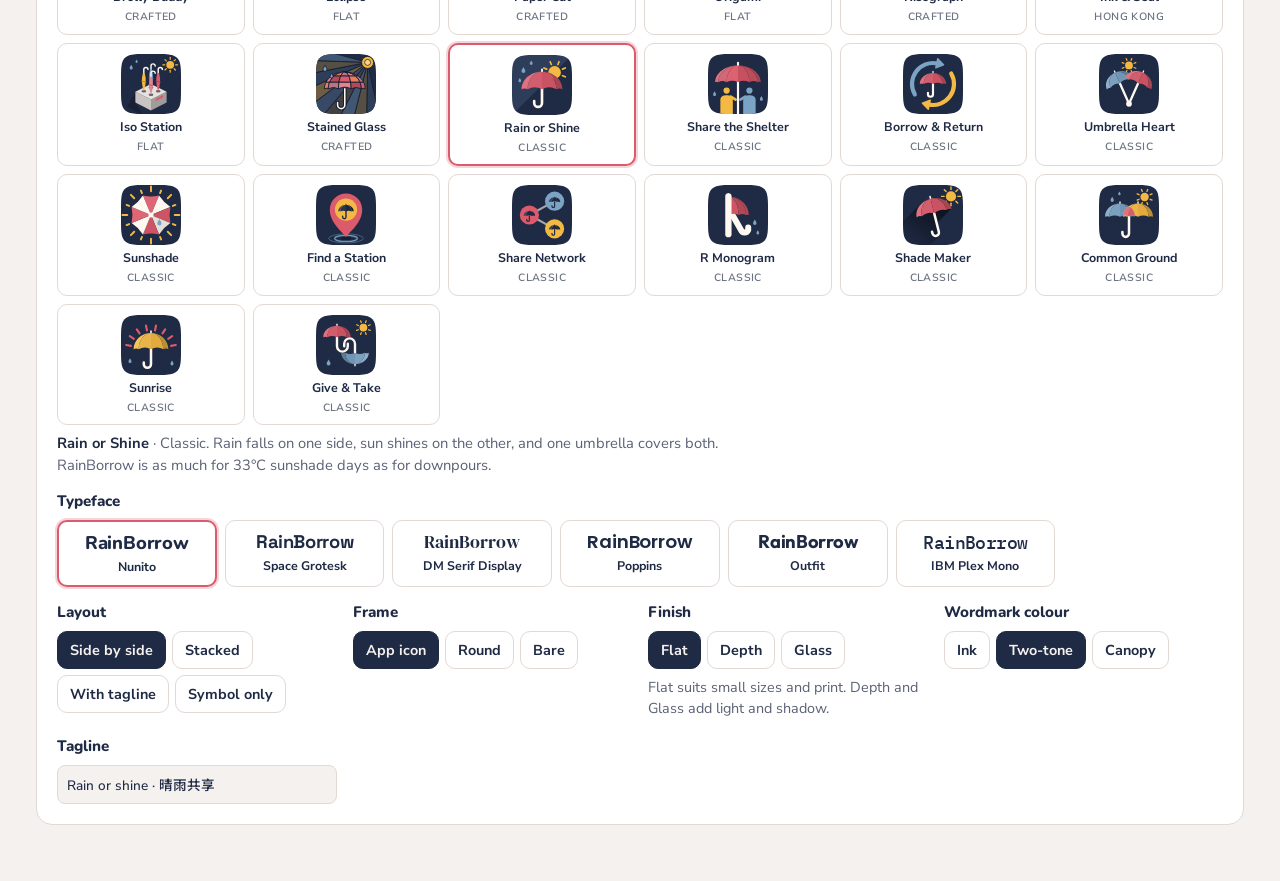
<file: docs/logo/index.html>
<!doctype html>
<html lang="en">
<meta charset="utf-8">
<meta name="viewport" content="width=device-width, initial-scale=1, viewport-fit=cover">
<title>RainBorrow Logo Studio</title>
<meta name="description" content="Mix and match RainBorrow app-icon symbols, typefaces, layouts, frames, finishes and colours, then download the result.">
<link rel="stylesheet" href="https://fonts.googleapis.com/css2?family=Nunito:wght@800&family=Space+Grotesk:wght@700&family=DM+Serif+Display&family=Poppins:wght@600&family=Outfit:wght@700&family=IBM+Plex+Mono:wght@500&family=Nunito+Sans:wght@400;600;700&family=Noto+Sans+HK:wght@600&display=swap">
<style>
/* Layout: preview + colours side by side on wide screens, mix-and-match controls full width below. */
:root{--bg:#F4F1EE;--card:#fff;--fg:#1F2A44;--mut:#5B6275;--line:#E2D9D4;--acc:#DB5A6B;--acc-strong:#B94456;--focus:#7BA3C4;color-scheme:light}
@media (prefers-color-scheme:dark){:root:not([data-theme="light"]){--bg:#141826;--card:#1E2438;--fg:#F1EEF0;--mut:#A9B0C4;--line:#333B55;--acc:#E77788;--acc-strong:#B94456;--focus:#9DBEDB;color-scheme:dark}}
:root[data-theme="dark"]{--bg:#141826;--card:#1E2438;--fg:#F1EEF0;--mut:#A9B0C4;--line:#333B55;--acc:#E77788;--acc-strong:#B94456;--focus:#9DBEDB;color-scheme:dark}
*{box-sizing:border-box}
body{margin:0;background:var(--bg);color:var(--fg);font-family:'Nunito Sans',system-ui,sans-serif;line-height:1.45}
h1,h2,h3{font-family:Nunito,system-ui,sans-serif;font-weight:800;margin:0;text-wrap:balance}
h1{font-size:clamp(1.6rem,4vw,2.2rem)} h2{font-size:1.15rem} h3{font-size:.95rem}
main{max-width:1240px;margin:0 auto;padding-block:28px 56px;padding-inline:16px;display:grid;gap:20px}
header p{margin:6px 0 0;color:var(--mut);max-width:70ch}
.grid{display:grid;grid-template-columns:minmax(0,1.5fr) minmax(0,1fr);gap:20px;align-items:start}
@media(max-width:900px){.grid{grid-template-columns:minmax(0,1fr)}}
.card{background:var(--card);border-radius:16px;padding:20px;display:grid;gap:14px;border:1px solid var(--line);min-width:0}
.stage{display:grid;grid-template-columns:repeat(auto-fit,minmax(min(300px,100%),1fr));gap:12px}
.tile{position:relative;border-radius:12px;min-height:180px;display:flex;align-items:center;justify-content:center;padding:34px 18px 18px;overflow:hidden;border:1px solid var(--line)}
.tile small{position:absolute;top:10px;left:12px;font:600 .72rem 'Nunito Sans',sans-serif;letter-spacing:.06em;text-transform:uppercase;opacity:.7}
.logo{display:flex;align-items:center;justify-content:center;gap:.28em;font-size:34px}
.logo.v{flex-direction:column;gap:.18em}
.logo svg{flex:none;display:block}
.words{display:flex;flex-direction:column;align-items:flex-start;gap:.12em}
.logo.v .words{align-items:center}
.word{white-space:nowrap;line-height:1}
.tag{font:600 .36em 'Nunito Sans','Noto Sans HK',sans-serif;letter-spacing:.04em;white-space:nowrap}
.home{width:100%;max-width:300px;border-radius:22px;padding:18px 14px;display:grid;grid-template-columns:repeat(4,1fr);gap:14px 8px;justify-items:center}
.app{display:grid;justify-items:center;gap:5px;font:600 .66rem 'Nunito Sans',sans-serif;color:#fff;text-shadow:0 1px 2px rgba(0,0,0,.4)}
.app i{width:52px;height:52px;border-radius:12px;background:rgba(255,255,255,.2);display:block}
.app svg{display:block}
.ladder{display:flex;align-items:flex-end;gap:14px;flex-wrap:wrap;justify-content:center}
.ladder figure{margin:0;display:grid;justify-items:center;gap:6px;font:500 .7rem 'IBM Plex Mono',monospace;color:#5B6275}
.opt{display:grid;grid-template-columns:repeat(6,minmax(0,1fr));gap:8px}
@media(max-width:760px){.opt{grid-template-columns:repeat(4,minmax(0,1fr))}}
@media(max-width:480px){.opt{grid-template-columns:repeat(3,minmax(0,1fr))}}
.opt button{display:flex;flex-direction:column;align-items:center;gap:6px;padding:10px 6px;font-size:.78rem;background:#fff;color:#1F2A44;line-height:1.2;text-align:center}
.opt button small{font-size:.66rem;font-weight:600;color:#6B7280;letter-spacing:.04em;text-transform:uppercase}
.seg .n{font-weight:600;opacity:.6;font-size:.8em}
.seg button:disabled{opacity:.45;cursor:not-allowed}
.opt button[aria-pressed=true]{border:2px solid var(--acc);box-shadow:0 0 0 2px rgba(219,90,107,.25)}
.opt.type{grid-template-columns:repeat(auto-fill,minmax(150px,1fr))}
@media(max-width:480px){.opt.type{grid-template-columns:repeat(2,minmax(0,1fr))}}
.opt.type .tw{font-size:1.15rem;color:#1F2A44}
.story{margin:0;color:var(--mut);font-size:.92rem;max-width:75ch}
.story b{color:var(--fg)}
.row{display:grid;grid-template-columns:96px 44px minmax(0,1fr);gap:10px;align-items:center}
.row label{font-weight:700;font-size:.9rem}
.row small{grid-column:1/-1;margin-top:-6px;color:var(--mut);font-size:.78rem}
input[type=color]{width:44px;height:38px;border:1px solid var(--line);border-radius:8px;padding:2px;background:none;cursor:pointer}
input[type=text]{width:100%;font:500 .85rem 'IBM Plex Mono',monospace;padding:9px;border:1px solid var(--line);border-radius:8px;background:var(--bg);color:var(--fg)}
input[type=text][aria-invalid=true]{border-color:var(--acc)}
button{font:700 .9rem 'Nunito Sans',sans-serif;padding:10px 14px;border-radius:10px;border:1px solid var(--line);background:var(--card);color:var(--fg);cursor:pointer;min-height:44px}
button.primary{background:var(--acc-strong);border-color:var(--acc-strong);color:#fff}
button:focus-visible,input:focus-visible{outline:3px solid var(--focus);outline-offset:2px}
.chips{display:flex;flex-wrap:wrap;gap:8px}
.chip{display:flex;align-items:center;gap:10px;font-size:.82rem;padding:8px 12px;min-height:40px}
.dots{display:flex}.dots i{width:16px;height:16px;border-radius:50%;border:1px solid rgba(0,0,0,.2);margin-right:-4px}
.checks{display:grid;gap:8px;font-size:.9rem}
.checks div{display:grid;grid-template-columns:auto minmax(0,1fr);gap:8px;align-items:baseline}
.pill{display:inline-block;padding:2px 10px;border-radius:99px;font-weight:700;font-size:.8rem;min-width:52px;text-align:center}
.ok{background:#DDEBF5;color:#1F2A44}.warn{background:#FBE3CF;color:#7A3A00}
.mono{font-family:'IBM Plex Mono',monospace}
.bar{display:flex;gap:8px;flex-wrap:wrap}
.tip{color:var(--mut);font-size:.9rem;margin:0}
.toast{min-height:1.2em;color:var(--mut);font-size:.85rem}
.seg{display:flex;flex-wrap:wrap;gap:6px}.seg button{min-height:38px;padding:6px 12px}
.seg button[aria-pressed=true]{background:var(--fg);color:var(--bg);border-color:var(--fg)}
.lab{display:grid;gap:8px;align-content:start}
.controls{display:grid;grid-template-columns:repeat(auto-fit,minmax(min(260px,100%),1fr));gap:16px}
.out{display:grid;gap:8px;justify-items:start}
.out img{max-width:min(100%,360px);border-radius:10px;border:1px solid var(--line);background:repeating-conic-gradient(#EEE 0 25%,#FFF 0 50%) 0 0/16px 16px}
.out p{margin:0}
@media (prefers-reduced-motion:no-preference){button{transition:transform .12s ease,box-shadow .12s ease}button:active{transform:translateY(1px)}}
</style>

<main>
<header>
<h1>RainBorrow Logo Studio</h1>
<p>Twenty-six app-icon symbols for one idea, an umbrella you share in rain and in Hong Kong sun. They come in eight styles, from pixel art and line icons to neon signs and ink painting. Mix a symbol with a typeface, layout and frame, tune the colours, then download your version.</p>
</header>

<div class="grid">
<section class="card" aria-label="Preview">
<h2>Preview</h2>
<div class="stage">
<div class="tile" id="t1" style="background:#fff;color:#1F2A44"></div>
<div class="tile" id="t2" style="color:#fff"></div>
<div class="tile" id="t3" style="background:#E9E6E3;color:#1F2A44"></div>
<div class="tile" id="t4" style="background:#fff;color:#1F2A44"></div>
</div>
<div class="bar">
<button class="primary" id="randomize">Surprise me</button>
<button id="dlLogo">Download logo PNG</button>
<button id="dlMark">Download symbol PNG</button>
<button id="dlSvg">Download symbol SVG</button>
<button id="copySvg">Copy symbol SVG</button>
<button id="copyLink">Copy share link</button>
</div>
<div class="toast" id="toast" role="status"></div>
<div class="out" id="out" hidden></div>
</section>

<section class="card" aria-label="Colours">
<h2>Colours</h2>
<div class="chips" id="presets"></div>
<div id="pickers" style="display:grid;gap:10px"></div>
<label style="display:flex;gap:8px;align-items:center;font-size:.9rem"><input type="checkbox" id="noGreen" checked> Keep suggestions free of green</label>
<h3>Print and screen checks</h3>
<div class="checks" id="checks"></div>
</section>
</div>

<section class="card" aria-label="Mix and match">
<h2>Mix and match</h2>
<div class="lab"><h3>Symbol</h3><div class="seg" id="styles" aria-label="Filter symbols by style"></div><div class="opt" id="marks"></div><p class="story" id="story"></p></div>
<div class="lab"><h3>Typeface</h3><div class="opt type" id="fonts"></div></div>
<div class="controls">
<div class="lab"><h3>Layout</h3><div class="seg" id="layouts"></div></div>
<div class="lab"><h3>Frame</h3><div class="seg" id="frames"></div></div>
<div class="lab"><h3>Finish</h3><div class="seg" id="finishes"></div><p class="tip" id="finishNote"></p></div>
<div class="lab"><h3>Wordmark colour</h3><div class="seg" id="tones"></div></div>
<div class="lab"><h3><label for="tagline">Tagline</label></h3><input type="text" id="tagline" maxlength="40" style="font-family:'Nunito Sans','Noto Sans HK',sans-serif"></div>
</div>
</section>
</main>

<script>
(() => {
'use strict';
const $ = s => document.querySelector(s);
const D = Math.PI / 180, K = 0.5523;
const f = n => +n.toFixed(2);
const clamp = (v, a, b) => Math.max(a, Math.min(b, v));

/* ---------- colour maths ---------- */
const hex2rgb = h => { h = h.replace('#', ''); if (h.length === 3) h = h.replace(/./g, c => c + c); const n = parseInt(h, 16); return [n >> 16 & 255, n >> 8 & 255, n & 255]; };
const rgb2hex = (r, g, b) => '#' + [r, g, b].map(v => clamp(Math.round(v), 0, 255).toString(16).padStart(2, '0')).join('').toUpperCase();
const mix = (a, b, t) => { const A = hex2rgb(a), B = hex2rgb(b); return rgb2hex(...A.map((v, i) => v + (B[i] - v) * t)); };
const lt = (c, t) => mix(c, '#FFFFFF', t), dk = (c, t) => mix(c, '#000000', t);
const lin = v => { v /= 255; return v <= .03928 ? v / 12.92 : Math.pow((v + .055) / 1.055, 2.4); };
const lum = c => { const [r, g, b] = hex2rgb(c).map(lin); return .2126 * r + .7152 * g + .0722 * b; };
const contrast = (a, b) => { const x = lum(a), y = lum(b); return (Math.max(x, y) + .05) / (Math.min(x, y) + .05); };
function hsl(c) {
  const [r, g, b] = hex2rgb(c).map(v => v / 255), mx = Math.max(r, g, b), mn = Math.min(r, g, b), d = mx - mn;
  let h = 0, s = 0; const l = (mx + mn) / 2;
  if (d) { s = l > .5 ? d / (2 - mx - mn) : d / (mx + mn); h = mx === r ? (g - b) / d + (g < b ? 6 : 0) : mx === g ? (b - r) / d + 2 : (r - g) / d + 4; h *= 60; }
  return [h, s, l];
}
function hsl2hex(h, s, l) {
  h = ((h % 360) + 360) % 360;
  const a = s * Math.min(l, 1 - l), k = n => (n + h / 30) % 12;
  const c = n => l - a * Math.max(-1, Math.min(k(n) - 3, 9 - k(n), 1));
  return rgb2hex(c(0) * 255, c(8) * 255, c(4) * 255);
}
const pick = (bg, a, b) => contrast(a, bg) >= contrast(b, bg) ? a : b;
const isGreen = c => { const [h, s, l] = hsl(c); return h >= 70 && h <= 170 && s > .18 && l > .12 && l < .9; };
function deutan(c) { // Machado et al. 2009, severity 1
  const [r, g, b] = hex2rgb(c).map(lin), M = [[.367322, .860646, -.227968], [.280085, .672501, .047413], [-.01182, .04294, .968881]];
  const out = M.map(m => clamp(m[0] * r + m[1] * g + m[2] * b, 0, 1)).map(v => (v <= .0031308 ? 12.92 * v : 1.055 * Math.pow(v, 1 / 2.4) - .055) * 255);
  return out;
}
const dist = (a, b) => Math.hypot(...a.map((v, i) => v - b[i]));

/* ---------- SVG painter ---------- */
let UID = 0;
class Painter {
  constructor(finish) { this.finish = finish; this.defs = []; this.u = 'rb' + (++UID).toString(36) + '_'; this.n = 0; }
  id() { return this.u + (this.n++); }
  get flat() { return this.finish === 'flat'; }
  stops(s) { return s.map(x => `<stop offset="${x[0]}" stop-color="${x[1]}"${x[2] != null ? ` stop-opacity="${x[2]}"` : ''}/>`).join(''); }
  lg(s, x1, y1, x2, y2) { const id = this.id(); this.defs.push(`<linearGradient id="${id}" gradientUnits="userSpaceOnUse" x1="${f(x1)}" y1="${f(y1)}" x2="${f(x2)}" y2="${f(y2)}">${this.stops(s)}</linearGradient>`); return `url(#${id})`; }
  rg(s, cx, cy, r, fx = cx, fy = cy) { const id = this.id(); this.defs.push(`<radialGradient id="${id}" gradientUnits="userSpaceOnUse" cx="${f(cx)}" cy="${f(cy)}" r="${f(r)}" fx="${f(fx)}" fy="${f(fy)}">${this.stops(s)}</radialGradient>`); return `url(#${id})`; }
  vert(c, y1, y2, a = .16) { return this.flat ? c : this.lg([[0, lt(c, a)], [1, dk(c, a * .75)]], 0, y1, 0, y2); }
  ball(c, cx, cy, r) { return this.flat ? c : this.rg([[0, lt(c, .42)], [.55, c], [1, dk(c, .16)]], cx, cy, r, cx - r * .35, cy - r * .4); }
  filter(key, dy, sd, op) {
    if (this.flat) return '';
    if (!this[key]) { this[key] = this.id(); this.defs.push(`<filter id="${this[key]}" x="-40%" y="-40%" width="180%" height="190%"><feDropShadow dx="0" dy="${dy}" stdDeviation="${sd}" flood-color="#0B1020" flood-opacity="${op}"/></filter>`); }
    return ` filter="url(#${this[key]})"`;
  }
  shadow() { return this.filter('_sh', 2, 2, .34); }
  soft() { return this.filter('_so', 1.1, 1.1, .28); }
  blur(sd) { const k = '_bl' + sd; if (!this[k]) { this[k] = this.id(); this.defs.push(`<filter id="${this[k]}" x="-50%" y="-50%" width="200%" height="200%"><feGaussianBlur stdDeviation="${sd}"/></filter>`); } return `url(#${this[k]})`; }
  glow() { if (!this._gl) { this._gl = this.id(); this.defs.push(`<filter id="${this._gl}" x="-60%" y="-60%" width="220%" height="220%"><feGaussianBlur stdDeviation="2.2" result="b"/><feMerge><feMergeNode in="b"/><feMergeNode in="b"/><feMergeNode in="SourceGraphic"/></feMerge></filter>`); } return `url(#${this._gl})`; }
  rough(scale = 3) { const k = '_ro' + scale; if (!this[k]) { this[k] = this.id(); this.defs.push(`<filter id="${this[k]}" x="-10%" y="-10%" width="120%" height="120%"><feTurbulence type="fractalNoise" baseFrequency=".09" numOctaves="3" seed="7" result="n"/><feDisplacementMap in="SourceGraphic" in2="n" scale="${scale}" xChannelSelector="R" yChannelSelector="G"/></filter>`); } return `url(#${this[k]})`; }
  paper() { if (!this._pa) { this._pa = this.id(); this.defs.push(`<filter id="${this._pa}" x="-20%" y="-20%" width="140%" height="150%"><feDropShadow dx=".5" dy="1.5" stdDeviation="1.1" flood-color="#0B1020" flood-opacity=".38"/></filter>`); } return ` filter="url(#${this._pa})"`; }
  grain(op) { const id = this.id(); this.defs.push(`<filter id="${id}" x="0" y="0" width="100%" height="100%"><feTurbulence type="fractalNoise" baseFrequency=".85" numOctaves="2" seed="4"/><feColorMatrix type="saturate" values="0"/></filter>`); return `<rect width="100" height="100" filter="url(#${id})" opacity="${op}" style="mix-blend-mode:multiply"/>`; }
}

/* ---------- drawing primitives (100 x 100 space) ---------- */
function ribTs(n) { return Array.from({ length: n + 1 }, (_, i) => -Math.cos(Math.PI * i / n)); }
function canopyOutline(o) {
  const { cx, cy, r, ry } = o, ts = o.ts || ribTs(o.n || 4), ay = cy - ry, X = t => cx + t * r;
  const t0 = ts[0], tl = ts[ts.length - 1];
  let d = `M${f(X(t0))} ${f(cy)}C${f(X(t0))} ${f(cy - ry * K)} ${f(cx + t0 * r * K)} ${f(ay)} ${f(cx)} ${f(ay)}C${f(cx + tl * r * K)} ${f(ay)} ${f(X(tl))} ${f(cy - ry * K)} ${f(X(tl))} ${f(cy)}`;
  for (let i = ts.length - 2; i >= 0; i--) { const xa = X(ts[i]), xb = X(ts[i + 1]); d += `Q${f((xa + xb) / 2)} ${f(cy - (xb - xa) * .26)} ${f(xa)} ${f(cy)}`; }
  return d + 'Z';
}
// Side view of an open umbrella: gores foreshortened towards the edges, lit from the upper left.
function canopy(P, o) {
  const { cx, cy, r, ry, col, stripe, tip, hl = true } = o, ts = o.ts || ribTs(o.n || 4);
  const ay = cy - ry, X = t => cx + t * r;
  let out = '';
  if (tip) out += `<rect x="${f(cx - r * .045)}" y="${f(ay - r * .16)}" width="${f(r * .09)}" height="${f(r * .2)}" rx="${f(r * .045)}" fill="${tip}"/>`;
  for (let i = 0; i < ts.length - 1; i++) {
    const a = ts[i], b = ts[i + 1], xa = X(a), xb = X(b), s = (xb - xa) * .26;
    const d = `M${f(cx)} ${f(ay)}C${f(cx + a * r * K)} ${f(ay)} ${f(xa)} ${f(cy - ry * K)} ${f(xa)} ${f(cy)}Q${f((xa + xb) / 2)} ${f(cy - s)} ${f(xb)} ${f(cy)}C${f(xb)} ${f(cy - ry * K)} ${f(cx + b * r * K)} ${f(ay)} ${f(cx)} ${f(ay)}Z`;
    let c = stripe && i % 2 ? stripe : col;
    const tc = (a + b) / 2;
    c = tc < 0 ? lt(c, -tc * .16) : dk(c, tc * .22);
    if (!stripe && i % 2) c = dk(c, .05);
    out += `<path d="${d}" fill="${P.vert(c, ay, cy, .15)}"/>`;
  }
  if (!P.flat) {
    out += `<path d="${canopyOutline({ cx, cy, r, ry, ts })}" fill="${P.lg([[0, '#000', 0], [.72, '#000', 0], [1, '#000', .18]], 0, ay, 0, cy)}"/>`;
    if (hl) out += `<path d="M${f(cx - r * .7)} ${f(cy - ry * .36)}Q${f(cx - r * .6)} ${f(cy - ry * .82)} ${f(cx - r * .12)} ${f(cy - ry * .9)}" fill="none" stroke="#fff" stroke-opacity="${P.finish === 'glass' ? .62 : .4}" stroke-width="${f(r * .075)}" stroke-linecap="round"/>`;
  }
  return out;
}
function handle(P, o) {
  const { x, y1, y2, hr = 5, w = 4, col, dir = -1, hook = true, tail = .5 } = o;
  let d = `M${f(x)} ${f(y1)}L${f(x)} ${f(y2)}`;
  if (hook) { const ex = x + dir * 2 * hr; d += `A${f(hr)} ${f(hr)} 0 0 ${dir < 0 ? 1 : 0} ${f(ex)} ${f(y2)}L${f(ex)} ${f(y2 - hr * tail)}`; }
  const s = P.flat ? col : P.lg([[0, lt(col, .28)], [1, dk(col, .12)]], x - 2 * hr - w, y1, x + 2 * hr + w, y2 + hr);
  return `<path d="${d}" fill="none" stroke="${s}" stroke-width="${w}" stroke-linecap="round" stroke-linejoin="round"/>`;
}
function drop(P, o) {
  const { x, y, s, col } = o, w = s * .32, cy = y + s * .18;
  const d = `M${f(x)} ${f(y - s / 2)}C${f(x + s * .08)} ${f(y - s * .32)} ${f(x + w)} ${f(y - s * .06)} ${f(x + w)} ${f(cy)}A${f(w)} ${f(w)} 0 0 1 ${f(x - w)} ${f(cy)}C${f(x - w)} ${f(y - s * .06)} ${f(x - s * .08)} ${f(y - s * .32)} ${f(x)} ${f(y - s / 2)}Z`;
  let out = `<path d="${d}" fill="${P.ball(col, x, cy - w * .2, w * 1.5)}"/>`;
  if (!P.flat) out += `<ellipse cx="${f(x - w * .4)}" cy="${f(cy - w * .2)}" rx="${f(w * .18)}" ry="${f(w * .34)}" fill="#fff" opacity=".75" transform="rotate(18 ${f(x - w * .4)} ${f(cy - w * .2)})"/>`;
  return out;
}
function sun(P, o) {
  const { x, y, r, col, rays = 8, len = r * .55, gap = r * .35, w = r * .28, rot = 0, glow = true } = o;
  let out = '';
  if (glow && !P.flat) out += `<circle cx="${f(x)}" cy="${f(y)}" r="${f(r * 2.4)}" fill="${P.rg([[0, col, .55], [1, col, 0]], x, y, r * 2.4)}"/>`;
  const rs = P.flat ? col : dk(col, .04);
  for (let i = 0; i < rays; i++) {
    const a = (rot + i * 360 / rays) * D, c = Math.cos(a), s = Math.sin(a), r1 = r + gap, r2 = r + gap + len;
    out += `<line x1="${f(x + c * r1)}" y1="${f(y + s * r1)}" x2="${f(x + c * r2)}" y2="${f(y + s * r2)}" stroke="${rs}" stroke-width="${f(w)}" stroke-linecap="round"/>`;
  }
  return out + `<circle cx="${f(x)}" cy="${f(y)}" r="${f(r)}" fill="${P.ball(col, x, y, r)}"/>`;
}
function person(P, o) {
  const { x, y, s, col, bottom } = o, hr = s * .2, b = bottom ?? y + s * 1.2;
  const d = `M${f(x - s * .4)} ${f(b)}L${f(x - s * .4)} ${f(y + s * .62)}C${f(x - s * .4)} ${f(y + s * .36)} ${f(x - s * .22)} ${f(y + s * .3)} ${f(x)} ${f(y + s * .3)}C${f(x + s * .22)} ${f(y + s * .3)} ${f(x + s * .4)} ${f(y + s * .36)} ${f(x + s * .4)} ${f(y + s * .62)}L${f(x + s * .4)} ${f(b)}Z`;
  return `<path d="${d}" fill="${P.vert(col, y + s * .3, b, .14)}"/><circle cx="${f(x)}" cy="${f(y)}" r="${f(hr)}" fill="${P.ball(col, x, y, hr)}"/>`;
}
function arcArrow(P, o) {
  const { cx, cy, R, a0, a1, col, w } = o, pt = a => [cx + R * Math.cos(a * D), cy + R * Math.sin(a * D)];
  const [x0, y0] = pt(a0), [x1, y1] = pt(a1), large = a1 - a0 > 180 ? 1 : 0;
  const s = P.flat ? col : P.lg([[0, lt(col, .22)], [1, dk(col, .14)]], cx - R, cy - R, cx + R, cy + R);
  const t = [-Math.sin(a1 * D), Math.cos(a1 * D)], n = [Math.cos(a1 * D), Math.sin(a1 * D)];
  const tip = [x1 + t[0] * w * 1.5, y1 + t[1] * w * 1.5], b1 = [x1 + n[0] * w * 1.1 - t[0] * w * .15, y1 + n[1] * w * 1.1 - t[1] * w * .15], b2 = [x1 - n[0] * w * 1.1 - t[0] * w * .15, y1 - n[1] * w * 1.1 - t[1] * w * .15];
  return `<path d="M${f(x0)} ${f(y0)}A${R} ${R} 0 ${large} 1 ${f(x1)} ${f(y1)}" fill="none" stroke="${s}" stroke-width="${w}" stroke-linecap="round"/>` +
    `<path d="M${f(tip[0])} ${f(tip[1])}L${f(b1[0])} ${f(b1[1])}L${f(b2[0])} ${f(b2[1])}Z" fill="${s}" stroke="${s}" stroke-width="${f(w * .35)}" stroke-linejoin="round"/>`;
}
const SQ = (() => { let d = ''; for (let i = 0; i < 96; i++) { const a = i / 96 * 2 * Math.PI, c = Math.cos(a), s = Math.sin(a); d += (i ? 'L' : 'M') + f(50 + 50 * Math.sign(c) * Math.pow(Math.abs(c), .4)) + ' ' + f(50 + 50 * Math.sign(s) * Math.pow(Math.abs(s), .4)); } return d + 'Z'; })();
function dropPath(x, y, s) {
  const w = s * .32, cy = y + s * .18;
  return `M${f(x)} ${f(y - s / 2)}C${f(x + s * .08)} ${f(y - s * .32)} ${f(x + w)} ${f(y - s * .06)} ${f(x + w)} ${f(cy)}A${f(w)} ${f(w)} 0 0 1 ${f(x - w)} ${f(cy)}C${f(x - w)} ${f(y - s * .06)} ${f(x - s * .08)} ${f(y - s * .32)} ${f(x)} ${f(y - s / 2)}Z`;
}
function ribPath(o, t) { const { cx, cy, r, ry } = o, ay = cy - ry; return `M${f(cx)} ${f(ay)}C${f(cx + t * r * K)} ${f(ay)} ${f(cx + t * r)} ${f(cy - ry * K)} ${f(cx + t * r)} ${f(cy)}`; }
function ribPoint(o, t, u) { // point along rib t at parameter u (0 apex, 1 tip)
  const { cx, cy, r, ry } = o, ay = cy - ry, P0 = [cx, ay], P1 = [cx + t * r * K, ay], P2 = [cx + t * r, cy - ry * K], P3 = [cx + t * r, cy], v = 1 - u;
  return [0, 1].map(i => v * v * v * P0[i] + 3 * v * v * u * P1[i] + 3 * v * u * u * P2[i] + u * u * u * P3[i]);
}
const poly = (pts, fill, extra = '') => `<path d="M${pts.map(q => f(q[0]) + ' ' + f(q[1])).join('L')}Z" fill="${fill}"${extra}/>`;
const lineS = (d, col, w, extra = '') => `<path d="${d}" fill="none" stroke="${col}" stroke-width="${w}" stroke-linecap="round" stroke-linejoin="round"${extra}/>`;

/* ---------- the twelve symbols ---------- */
const MARKS = [
  { name: 'Rain or Shine', story: 'Rain falls on one side, sun shines on the other, and one umbrella covers both. RainBorrow is as much for 33°C sunshade days as for downpours.',
    bg: (P, p) => P.flat ? `<path d="M0 0H100L0 100Z" fill="${p.partner}" opacity=".16"/>` : `<rect width="100" height="100" fill="${P.lg([[0, p.partner, .45], [.55, p.partner, 0]], 0, 0, 100, 100)}"/><rect width="100" height="100" fill="${P.lg([[.45, p.sun, 0], [1, p.sun, .36]], 0, 0, 100, 100)}"/>`,
    draw: (P, p) => sun(P, { x: 71, y: 29, r: 10.5, col: p.sun, len: 5, gap: 3.8, w: 2.8, rot: 22.5 }) +
      drop(P, { x: 19, y: 25, s: 10, col: p.partner }) + drop(P, { x: 32, y: 13, s: 7.5, col: p.partner }) + drop(P, { x: 13, y: 42, s: 7, col: p.partner }) +
      `<g${P.soft()}>` + handle(P, { x: 50, y1: 56, y2: 80, hr: 6.5, w: 4.4, col: p.on }) + canopy(P, { cx: 50, cy: 57, r: 34, ry: 29, n: 4, col: p.canopy, tip: p.on }) + '</g>' },

  { name: 'Share the Shelter', story: 'Two people, one canopy, both hands on the same handle. The sharing is the product.',
    draw: (P, p, o) => {
      const bot = o.bare ? 93 : 108, arm = (x1, x2, col) => `<path d="M${x1} 71L${x2} 76" stroke="${P.vert(col, 70, 77)}" stroke-width="4.6" stroke-linecap="round"/>`;
      return drop(P, { x: 11, y: 66, s: 8, col: p.partner }) + drop(P, { x: 89, y: 74, s: 8, col: p.partner }) +
        handle(P, { x: 50, y1: 46, y2: bot, hook: false, w: 3.6, col: p.on }) +
        person(P, { x: 31, y: 61, s: 26, col: p.sun, bottom: bot }) + person(P, { x: 69, y: 61, s: 26, col: p.partner, bottom: bot }) +
        arm(38, 46, p.sun) + arm(62, 54, p.partner) +
        `<g${P.soft()}>` + canopy(P, { cx: 50, cy: 47, r: 38, ry: 28, n: 6, col: p.canopy, tip: p.on }) + '</g>';
    } },

  { name: 'Borrow & Return', story: 'A closed loop: borrow at one station, return at another, and the umbrella goes round again. One arrow for rainy days, one for sunny ones.',
    draw: (P, p) => arcArrow(P, { cx: 50, cy: 50, R: 35, a0: 150, a1: 282, col: p.partner, w: 7 }) + arcArrow(P, { cx: 50, cy: 50, R: 35, a0: 330, a1: 462, col: p.sun, w: 7 }) +
      `<g${P.soft()}>` + handle(P, { x: 50, y1: 50, y2: 67, hr: 4.2, w: 3.6, col: p.on }) + canopy(P, { cx: 50, cy: 50, r: 22, ry: 18.5, n: 4, col: p.canopy, tip: p.on }) + '</g>' },

  { name: 'Umbrella Heart', story: 'Two umbrellas lean in until their shafts meet. Together they draw a heart, with the sun sitting in the dip.',
    draw: (P, p) => {
      const one = (rot, col) => `<g transform="rotate(${rot} 50 83)">` + handle(P, { x: 50, y1: 46, y2: 83, hook: false, w: 3.8, col: p.on }) + canopy(P, { cx: 50, cy: 46, r: 24, ry: 20, n: 4, col, tip: p.on }) + '</g>';
      return sun(P, { x: 50, y: 19, r: 6.5, col: p.sun, len: 3.2, gap: 2.6, w: 2, rot: 22.5 }) +
        `<g${P.soft()}>` + one(-24, p.partner) + one(24, p.canopy) + `<circle cx="50" cy="83" r="4.8" fill="${P.ball(p.on, 50, 83, 4.8)}"/></g>`;
    } },

  { name: 'Sunshade', story: 'Seen from above, a striped sunshade becomes the sun itself, with a raindrop resting on top. One umbrella for summer afternoons and rainstorm warnings alike.',
    draw: (P, p) => {
      let rays = '', wedges = '';
      const rc = P.flat ? p.sun : dk(p.sun, .03);
      for (let i = 0; i < 16; i++) { const a = i * 22.5 * D, r2 = i % 2 ? 44 : 47.5; rays += `<line x1="${f(50 + 39.5 * Math.cos(a))}" y1="${f(50 + 39.5 * Math.sin(a))}" x2="${f(50 + r2 * Math.cos(a))}" y2="${f(50 + r2 * Math.sin(a))}" stroke="${rc}" stroke-width="3.2" stroke-linecap="round"/>`; }
      for (let k = 0; k < 8; k++) {
        const t0 = (-112.5 + k * 45) * D, t1 = t0 + 45 * D, m = t0 + 22.5 * D;
        let c = k % 2 ? p.paper : p.canopy; const l = Math.cos(m - (-135 * D)) * .1; c = l > 0 ? lt(c, l) : dk(c, -l);
        const fill = P.flat ? c : P.rg([[0, lt(c, .24)], [1, dk(c, .12)]], 50, 50, 35, 44, 44);
        wedges += `<path d="M50 50L${f(50 + 35 * Math.cos(t0))} ${f(50 + 35 * Math.sin(t0))}Q${f(50 + 29.5 * Math.cos(m))} ${f(50 + 29.5 * Math.sin(m))} ${f(50 + 35 * Math.cos(t1))} ${f(50 + 35 * Math.sin(t1))}Z" fill="${fill}"/>`;
        wedges += `<line x1="50" y1="50" x2="${f(50 + 35 * Math.cos(t0))}" y2="${f(50 + 35 * Math.sin(t0))}" stroke="#000" stroke-opacity=".12" stroke-width=".7"/>`;
      }
      const glow = P.flat ? '' : `<circle cx="50" cy="50" r="50" fill="${P.rg([[.55, p.sun, .5], [1, p.sun, 0]], 50, 50, 50)}"/>`;
      return glow + rays + `<g${P.soft()}>` + wedges + `<circle cx="50" cy="50" r="4.2" fill="${P.ball(p.on, 50, 50, 4.2)}"/>` + '</g>' + `<g${P.soft()}>` + drop(P, { x: 64, y: 62, s: 11, col: p.partner }) + '</g>';
    } },

  { name: 'Find a Station', story: 'A map pin with a small umbrella in front of the sun. Find the nearest station, borrow, walk on.',
    draw: (P, p, o) => {
      const pin = 'M50 87C43 77 23 63 23 41A27 27 0 0 1 77 41C77 63 57 77 50 87Z';
      return (o.bare ? '' : `<ellipse cx="50" cy="89" rx="9" ry="2.6" fill="#000" opacity=".28"/>`) +
        `<ellipse cx="50" cy="89" rx="19" ry="5" fill="none" stroke="${p.partner}" stroke-width="2.2" opacity=".9"/><ellipse cx="50" cy="89" rx="29" ry="7.6" fill="none" stroke="${p.partner}" stroke-width="1.6" opacity=".45"/>` +
        `<g${P.soft()}><path d="${pin}" fill="${P.vert(p.canopy, 14, 87, .18)}"/>` +
        (P.flat ? '' : `<path d="M29 32Q34 19 48 16" fill="none" stroke="#fff" stroke-opacity="${P.finish === 'glass' ? .6 : .38}" stroke-width="2.4" stroke-linecap="round"/>`) +
        `<circle cx="50" cy="41" r="18.5" fill="${P.ball(p.sun, 50, 41, 18.5)}"/>` +
        handle(P, { x: 50, y1: 44, y2: 53.5, hr: 2.8, w: 2.3, col: p.ink }) + canopy(P, { cx: 50, cy: 44, r: 13, ry: 11, n: 4, col: p.ink, tip: p.ink, hl: false }) + '</g>';
    } },

  { name: 'Share Network', story: 'The share symbol built from three umbrellas. Each node is a station and each line a hand-off.',
    draw: (P, p) => {
      const N = [[29, 50, p.canopy], [71, 27, p.partner], [71, 73, p.sun]];
      let out = N.slice(1).map(n => `<line x1="29" y1="50" x2="${n[0]}" y2="${n[1]}" stroke="${p.on}" stroke-opacity=".6" stroke-width="3.4" stroke-linecap="round"/>`).join('');
      for (const [x, y, col] of N) {
        const u = pick(col, p.paper, p.ink);
        out += `<g${P.soft()}><circle cx="${x}" cy="${y}" r="16" fill="${P.ball(col, x, y, 16)}"/>` + handle(P, { x, y1: y + 1.5, y2: y + 8.5, hr: 2.2, w: 2, col: u }) + canopy(P, { cx: x, cy: y + 1.5, r: 9.5, ry: 8, n: 3, col: u, tip: u, hl: false }) + '</g>';
      }
      return out;
    } },

  { name: 'R Monogram', story: 'The R of RainBorrow. The bowl is half a canopy, the stem is the shaft, and the leg kicks out into the handle hook.',
    draw: (P, p) => {
      const x = 34, leg = `M${x + 8} 52L${x + 21} 75A6.5 6.5 0 0 0 ${x + 33} 75L${x + 33} 71`;
      const ls = P.flat ? p.on : P.lg([[0, lt(p.on, .28)], [1, dk(p.on, .12)]], x, 52, x + 36, 84);
      return `<g${P.soft()}><path d="${leg}" fill="none" stroke="${ls}" stroke-width="10" stroke-linecap="round" stroke-linejoin="round"/>` +
        canopy(P, { cx: x, cy: 50, r: 34, ry: 31, ts: [0, .5, .866, 1], col: p.canopy, tip: p.on, hl: false }) +
        handle(P, { x, y1: 19, y2: 82, hook: false, w: 10.5, col: p.on }) +
        drop(P, { x: x + 44, y: 62, s: 9, col: p.partner }) + drop(P, { x: x + 49, y: 79, s: 7, col: p.partner }) + '</g>';
    } },

  { name: 'Shade Maker', story: 'Hong Kong sun, long shadow. The canopy throws a pool of shade big enough to share.',
    draw: (P, p, o) => {
      const tr = 'rotate(-14 52 47)', cp = { cx: 52, cy: 47, r: 30, ry: 25, n: 4 };
      let out = '';
      if (!o.bare) {
        const gid = P.id(), mid = P.id(), sc = dk(p.tile, .6);
        P.defs.push(`<g id="${gid}" transform="${tr}"><path d="${canopyOutline(cp)}"/><path d="M52 47L52 79A5.5 5.5 0 0 1 41 79L41 76" fill="none" stroke="currentColor" stroke-width="4.2" stroke-linecap="round"/></g>`);
        P.defs.push(`<mask id="${mid}" maskUnits="userSpaceOnUse" x="0" y="0" width="100" height="100"><rect width="100" height="100" fill="${P.lg([[0, '#fff'], [1, '#000']], 50, 42, 8, 96)}"/></mask>`);
        let uses = ''; for (let i = 1; i <= 46; i++) uses += `<use href="#${gid}" x="${f(-i * 1.1)}" y="${f(i * 1.1)}"/>`;
        out += `<g mask="url(#${mid})" fill="${sc}" color="${sc}" opacity=".8">${uses}</g>`;
      }
      return out + sun(P, { x: 80, y: 19, r: 8.5, col: p.sun, len: 4.2, gap: 3, w: 2.4 }) +
        `<g${P.soft()} transform="${tr}">` + handle(P, { x: 52, y1: 47, y2: 79, hr: 5.5, w: 4.2, col: p.on }) + canopy(P, { ...cp, col: p.canopy, tip: p.on }) + '</g>';
    } },

  { name: 'Common Ground', story: 'A rain umbrella and a sun umbrella overlap. The shared middle, in the brand colour, is where RainBorrow lives.',
    draw: (P, p) => {
      const L = { cx: 35, cy: 53, r: 25, ry: 22, n: 4 }, R = { ...L, cx: 65 }, cid = P.id();
      P.defs.push(`<clipPath id="${cid}"><path d="${canopyOutline(L)}"/></clipPath>`);
      return drop(P, { x: 22, y: 24, s: 8.5, col: p.partner }) + drop(P, { x: 34, y: 14, s: 6.5, col: p.partner }) + sun(P, { x: 76, y: 20, r: 7, col: p.sun, len: 3.5, gap: 3, w: 2.2, rot: 22.5 }) +
        `<g${P.soft()}>` + handle(P, { x: 50, y1: 53, y2: 81, hr: 5.5, w: 4.2, col: p.on }) +
        canopy(P, { ...L, col: p.partner, tip: p.on }) + canopy(P, { ...R, col: p.sun, tip: p.on }) +
        `<g clip-path="url(#${cid})">` + canopy(P, { ...R, col: p.canopy, hl: false }) + '</g></g>';
    } },

  { name: 'Sunrise', story: 'The canopy is the sun, rays and all. Shelter from the heat first, and from the rain when the clouds roll in.',
    draw: (P, p) => {
      let rays = '';
      const rs = P.flat ? p.canopy : P.lg([[0, lt(p.canopy, .15)], [1, dk(p.canopy, .1)]], 0, 12, 0, 56);
      for (let i = 0; i < 8; i++) { const a = (190 + i * 160 / 7) * D, c = Math.cos(a), s = Math.sin(a); rays += `<line x1="${f(50 + 34 * c)}" y1="${f(57 + 32 * s)}" x2="${f(50 + 42 * c)}" y2="${f(57 + 40 * s)}" stroke="${rs}" stroke-width="3.6" stroke-linecap="round"/>`; }
      return rays + drop(P, { x: 15, y: 76, s: 8, col: p.partner }) + drop(P, { x: 85, y: 80, s: 8, col: p.partner }) +
        `<g${P.soft()}>` + handle(P, { x: 50, y1: 57, y2: 82, hr: 6, w: 4.2, col: p.on }) + canopy(P, { cx: 50, cy: 57, r: 29, ry: 27, n: 4, col: p.sun, tip: p.on }) + '</g>';
    } },

  { name: 'Give & Take', story: 'One umbrella offered, one received. The two hooks link in the middle, so every hand-off is also a connection.',
    draw: (P, p) => {
      const one = col => handle(P, { x: 35, y1: 37, y2: 52, hr: 9, w: 4, col: p.on, dir: 1, tail: .45 }) + canopy(P, { cx: 35, cy: 37, r: 23, ry: 19, n: 4, col, tip: p.on });
      return sun(P, { x: 79, y: 21, r: 6.5, col: p.sun, len: 3.2, gap: 2.6, w: 2, rot: 22.5 }) + drop(P, { x: 21, y: 79, s: 10, col: p.partner }) +
        `<g${P.soft()}>` + one(p.canopy) + `<g transform="rotate(180 50 50)">` + one(p.partner) + '</g></g>';
    } }
];

/* ---------- symbols in their own styles (finish is fixed by the style) ---------- */
MARKS.forEach(m => { m.style = 'Classic'; });
MARKS.push(
  { name: '傘 Glyph', style: 'Hong Kong', own: true, finish: 'flat', story: 'The traditional character 傘 is a roof over four 人, four people. Sharing is written into the word for umbrella, so the symbol simply draws it: a canopy, four little people, and the 十 of the shaft.',
    draw: (P, p) => {
      const ren = (x, y, col) => lineS(`M${x + 1} ${y - 7}Q${x - 1} ${y + 1} ${x - 8} ${y + 6}`, col, 4.2) + lineS(`M${x - .5} ${y - 1.5}Q${x + 3} ${y + 3} ${x + 8} ${y + 6}`, col, 4.2);
      return lineS('M50 40L50 92', p.on, 4.6) + lineS('M29 81L71 81', p.on, 4.6) +
        ren(31, 53, p.sun) + ren(31, 68, p.sun) + ren(69, 53, p.partner) + ren(69, 68, p.partner) +
        canopy(P, { cx: 50, cy: 41, r: 38, ry: 25, n: 4, col: p.canopy, tip: p.on, hl: false });
    } },

  { name: '8-Bit Share', style: 'Pixel', own: true, finish: 'flat', story: 'Arcade pixels. Rain on the left, sun on the right, and two people holding one handle underneath. It stays crisp at tiny sizes because it was drawn for them.',
    draw: (P, p) => {
      const N = 19, c = 80 / N, o = 10, cells = new Map(), set = (x, y, col) => { if (x >= 0 && x < N && y >= 0 && y < N) cells.set(x + ',' + y, col); };
      const cd = dk(p.canopy, .22), cl = lt(p.canopy, .3);
      for (let y = 0; y <= 9; y++) for (let x = 0; x < N; x++) {
        if (((x - 9) / 9.4) ** 2 + ((y - 9) / 6.6) ** 2 > 1 || (y === 9 && Math.abs(x - 9) % 3 === 2)) continue;
        set(x, y, Math.floor((Math.abs(x - 9) + 1) / 3) % 2 ? cd : p.canopy);
      }
      for (let x = 1; x < 9; x++) for (let y = 0; y <= 9; y++) if (cells.has(x + ',' + y)) { set(x, y, cl); break; }
      set(9, 2, p.on); for (let y = 10; y < N; y++) set(9, y, p.on);
      const kid = (hx, col, arm) => { for (const [dx, dy] of [[0, 11], [1, 11], [0, 12], [1, 12]]) set(hx + dx, dy, col); for (let y = 14; y < N; y++) for (let x = hx - 1; x <= hx + 2; x++) set(x, y, col); arm.forEach(x => set(x, 15, col)); };
      kid(4, p.sun, [7, 8]); kid(13, p.partner, [10, 11]);
      for (let dx = -1; dx <= 1; dx++) for (let dy = -1; dy <= 1; dy++) set(16 + dx, 1 + dy, dx + dy < 0 ? lt(p.sun, .35) : p.sun);
      for (const [x, y] of [[13, 1], [16, 4], [14, 3], [18, 3]]) set(x, y, dk(p.sun, .08));
      for (const [x, y] of [[1, 1], [1, 2], [4, 2], [4, 3], [0, 5], [0, 6]]) set(x, y, y % 2 ? lt(p.partner, .35) : p.partner);
      let out = ''; for (const [k, col] of cells) { const [x, y] = k.split(',').map(Number); out += `<rect x="${f(o + x * c)}" y="${f(o + y * c)}" width="${f(c + .08)}" height="${f(c + .08)}" fill="${col}"/>`; }
      return `<g shape-rendering="crispEdges">${out}</g>`;
    } },

  { name: 'Monoline', style: 'Line', own: true, finish: 'flat', story: 'A single-weight line icon, the way system icons are drawn. One canopy over two people, rain drops to one side and the sun to the other.',
    draw: (P, p) => {
      const cp = { cx: 50, cy: 50, r: 34, ry: 28, n: 4 }, w = 4;
      const person = x => lineS(`M${x - 10} 90C${x - 10} 78 ${x - 5} 74 ${x} 74C${x + 5} 74 ${x + 10} 78 ${x + 10} 90`, p.on, w) + `<circle cx="${x}" cy="64" r="5" fill="none" stroke="${p.on}" stroke-width="${w}"/>`;
      let sunR = ''; for (let i = 0; i < 8; i++) { const a = i * 45 * D; sunR += lineS(`M${f(80 + 9.5 * Math.cos(a))} ${f(18 + 9.5 * Math.sin(a))}L${f(80 + 12.5 * Math.cos(a))} ${f(18 + 12.5 * Math.sin(a))}`, p.sun, 2.6); }
      return lineS(canopyOutline(cp), p.canopy, w) + [-.707, 0, .707].map(t => lineS(ribPath(cp, t), p.canopy, w * .7)).join('') +
        lineS('M50 50L50 88', p.on, w) + person(30) + person(70) +
        `<circle cx="80" cy="18" r="5.5" fill="none" stroke="${p.sun}" stroke-width="${w * .8}"/>` + sunR +
        lineS(dropPath(18, 21, 11), p.partner, w * .75) + lineS(dropPath(29, 11, 7.5), p.partner, w * .7);
    } },

  { name: 'Bauhaus', style: 'Flat', own: true, finish: 'flat', story: 'Built only from circles, half circles and bars. The sun rises from the corner, rain falls as a grid of dots, and the canopy is a half circle with bites taken out.',
    bg: (P, p) => `<circle cx="100" cy="0" r="46" fill="${p.sun}"/><rect y="74" width="100" height="26" fill="${p.partner}"/>`,
    draw: (P, p, o) => {
      let dots = ''; for (let i = 0; i < 3; i++) for (let j = 0; j < 3; j++) if (i + j < 4) dots += `<circle cx="${14 + i * 9}" cy="${14 + j * 9}" r="2.6" fill="${p.partner}"/>`;
      const bites = [22, 38, 54, 70].map(x => `<circle cx="${x}" cy="58" r="8" fill="${p.ground}"/>`).join('');
      return (o.bare ? `<circle cx="80" cy="20" r="14" fill="${p.sun}"/>` : '') + dots +
        `<path d="M14 58A32 32 0 0 1 46 26V58Z" fill="${p.canopy}"/><path d="M46 26A32 32 0 0 1 78 58H46Z" fill="${dk(p.canopy, .28)}"/>` + bites +
        `<rect x="44" y="50" width="4" height="36" fill="${p.on}"/><path d="M48 84A8 8 0 0 1 32 84" fill="none" stroke="${p.on}" stroke-width="4"/>`;
    } },

  { name: 'Real Canopy', style: 'Realistic', own: true, finish: 'depth', story: 'A real umbrella: nylon gores, steel ribs and tips, a wooden crook handle, rain beading on the fabric and the afternoon sun glowing behind.',
    bg: (P, p) => `<rect width="100" height="100" fill="${P.lg([[0, mix(p.tile, p.partner, .35)], [1, dk(p.tile, .28)]], 0, 0, 0, 100)}"/><circle cx="88" cy="8" r="62" fill="${P.rg([[0, lt(p.sun, .3), .95], [.18, p.sun, .5], [1, p.sun, 0]], 88, 8, 62)}"/>` +
      Array.from({ length: 9 }, (_, i) => `<line x1="${8 + i * 5.5}" y1="${4 + (i * 13) % 20}" x2="${4 + i * 5.5}" y2="${16 + (i * 13) % 20}" stroke="${lt(p.partner, .5)}" stroke-width=".8" opacity=".55" stroke-linecap="round"/>`).join(''),
    draw: (P, p, o) => {
      const cp = { cx: 50, cy: 50, r: 36, ry: 29, n: 8 }, ts = ribTs(8), wood = P.lg([[0, '#C08A55'], [.5, '#8A5A2E'], [1, '#5C3A1C']], 30, 74, 56, 90);
      let out = o.bare ? '' : `<ellipse cx="55" cy="91" rx="27" ry="4" fill="#000" opacity=".4" filter="${P.blur(1.8)}"/>`;
      out += `<path d="M50 50L50 80" stroke="${P.lg([[0, '#F4F4F4'], [.5, '#9A9A9A'], [1, '#E0E0E0']], 48.6, 0, 51.4, 0)}" stroke-width="2.8"/>`;
      out += lineS('M50 77L50 80A7 7 0 0 1 36 80L36 76.5', wood, 6.5) + lineS('M48.8 78L48.8 80A5.8 5.8 0 0 1 37.2 80', '#fff', 1.2, ' opacity=".35"');
      out += canopy(P, { ...cp, col: p.canopy, tip: '#D8D8D8' });
      out += ts.slice(1, -1).map(t => lineS(ribPath(cp, t), dk(p.canopy, .4), .7, ' opacity=".55"')).join('');
      for (let i = 0; i < ts.length - 1; i++) { const xa = 50 + ts[i] * 36, xb = 50 + ts[i + 1] * 36; out += lineS(`M${f(xa)} 50Q${f((xa + xb) / 2)} ${f(50 - (xb - xa) * .26)} ${f(xb)} 50`, dk(p.canopy, .45), 1.3); }
      out += ts.map(t => `<circle cx="${f(50 + t * 36)}" cy="50" r="1.2" fill="#E8E8E8" stroke="#6B6B6B" stroke-width=".35"/>`).join('');
      out += `<ellipse cx="37" cy="31" rx="15" ry="6.5" transform="rotate(-24 37 31)" fill="${P.rg([[0, '#fff', .55], [1, '#fff', 0]], 37, 31, 15)}"/>`;
      for (const [x, y, s] of [[40, 38, 1], [58, 30, 1.2], [66, 42, .9], [30, 44, .8], [52, 42, 1.1], [72, 36, .7], [46, 28, .8]]) out += `<ellipse cx="${x}" cy="${y}" rx="${f(1.3 * s)}" ry="${f(1.6 * s)}" fill="${lt(p.partner, .55)}" opacity=".85"/><circle cx="${f(x - .4 * s)}" cy="${f(y - .6 * s)}" r="${f(.45 * s)}" fill="#fff"/>`;
      return out + drop(P, { x: 14, y: 60, s: 5.5, col: lt(p.partner, .3) }) + drop(P, { x: 86, y: 63, s: 4.5, col: lt(p.partner, .3) });
    } },

  { name: 'Neon Sign', style: 'Hong Kong', own: true, finish: 'flat', story: 'Glass tubes on a night-time wall, like the old signs over Nathan Road. A pink canopy, blue rain and an amber sun, all glowing.',
    bg: (P, p) => { const base = mix(p.ink, '#000', .55); let b = `<rect width="100" height="100" fill="${base}"/>`; for (let r = 0; r < 13; r++) { b += `<line x1="0" y1="${r * 8}" x2="100" y2="${r * 8}" stroke="#fff" stroke-opacity=".05" stroke-width=".6"/>`; for (let k = 0; k < 7; k++) b += `<line x1="${k * 16 + (r % 2) * 8}" y1="${r * 8}" x2="${k * 16 + (r % 2) * 8}" y2="${r * 8 + 8}" stroke="#fff" stroke-opacity=".05" stroke-width=".6"/>`; } return b; },
    draw: (P, p) => {
      const g = P.glow(), tube = (d, col, w = 3) => `<g filter="${g}">${lineS(d, col, w)}</g>` + lineS(d, lt(col, .7), w * .36);
      const cp = { cx: 50, cy: 52, r: 32, ry: 26, n: 4 };
      let sunR = ''; for (let i = 0; i < 8; i++) { const a = i * 45 * D; sunR += `M${f(79 + 10.5 * Math.cos(a))} ${f(21 + 10.5 * Math.sin(a))}L${f(79 + 13.5 * Math.cos(a))} ${f(21 + 13.5 * Math.sin(a))}`; }
      const clips = [[22, 52], [78, 52], [50, 70]].map(([x, y]) => `<rect x="${x - 1.5}" y="${y - .8}" width="3" height="1.6" rx=".4" fill="#6B6F7A"/>`).join('');
      return tube(canopyOutline(cp), p.canopy) + tube(ribPath(cp, -.707) + ribPath(cp, .707), p.canopy, 2.2) + tube('M50 52L50 79A6 6 0 0 1 38 79', p.canopy) +
        tube(`M86 21A7 7 0 1 1 86 20.9Z`, p.sun, 2.6) + tube(sunR, p.sun, 2.2) +
        tube(dropPath(19, 22, 11), p.partner, 2.4) + tube(dropPath(31, 11, 7.5), p.partner, 2.2) + clips;
    } },

  { name: 'Brolly Buddy', style: 'Crafted', own: true, finish: 'flat', story: 'A mascot for stickers and app screens. The umbrella keeps a little raindrop out of the sun, and the sun grins back. Sharing shade works both ways.',
    draw: (P, p) => {
      const ol = mix(p.ink, '#000', .25), cp = { cx: 50, cy: 48, r: 32, ry: 27, n: 4 }, ow = 2.4;
      let rays = ''; for (let i = 0; i < 8; i++) { const a = (i * 45 + 22.5) * D; rays += lineS(`M${f(80 + 12 * Math.cos(a))} ${f(19 + 12 * Math.sin(a))}L${f(80 + 15.5 * Math.cos(a))} ${f(19 + 15.5 * Math.sin(a))}`, p.sun, 3); }
      const face = (x, y, s) => `<circle cx="${f(x - 3 * s)}" cy="${y}" r="${f(1.1 * s)}" fill="${ol}"/><circle cx="${f(x + 3 * s)}" cy="${y}" r="${f(1.1 * s)}" fill="${ol}"/>` + lineS(`M${f(x - 2.2 * s)} ${f(y + 2.4 * s)}Q${x} ${f(y + 4.4 * s)} ${f(x + 2.2 * s)} ${f(y + 2.4 * s)}`, ol, 1.2 * s);
      return rays + `<circle cx="80" cy="19" r="9" fill="${p.sun}" stroke="${ol}" stroke-width="${ow}"/>` + face(80, 18.5, 1) +
        lineS('M50 48L50 80A6 6 0 0 0 62 80L62 77', ol, 7) + lineS('M50 48L50 80A6 6 0 0 0 62 80L62 77', p.paper, 3) +
        `<path d="${canopyOutline(cp)}" fill="${p.canopy}" stroke="${ol}" stroke-width="${ow}" stroke-linejoin="round"/>` + lineS(ribPath(cp, -.5) + ribPath(cp, .5), ol, 1.3, ' opacity=".45"') +
        `<ellipse cx="40" cy="36" rx="2.7" ry="3.5" fill="${ol}"/><ellipse cx="60" cy="36" rx="2.7" ry="3.5" fill="${ol}"/><circle cx="39.2" cy="34.6" r="1" fill="#fff"/><circle cx="59.2" cy="34.6" r="1" fill="#fff"/>` +
        `<ellipse cx="33.5" cy="42" rx="3.6" ry="2" fill="${lt(p.canopy, .45)}"/><ellipse cx="66.5" cy="42" rx="3.6" ry="2" fill="${lt(p.canopy, .45)}"/>` + lineS('M45.5 41Q50 45.5 54.5 41', ol, 1.8) +
        `<path d="${dropPath(33, 70, 20)}" fill="${p.partner}" stroke="${ol}" stroke-width="${ow}" stroke-linejoin="round"/>` + face(33, 72.5, .9) +
        `<path d="M42.5 58.5c-1.2-1.6-3.8-.6-3 1.3.5 1.1 3 3 3 3s2.5-1.9 3-3c.8-1.9-1.8-2.9-3-1.3z" fill="${p.canopy}" stroke="${ol}" stroke-width=".9"/>`;
    } },

  { name: 'Eclipse', style: 'Flat', own: true, finish: 'flat', story: 'Negative space. The umbrella and two people are cut out of the sun, so the shade is literally the shape of the shelter. Sun rays on one side, rain on the other.',
    draw: (P, p) => {
      const g = p.ground, cp = { cx: 50, cy: 47, r: 26, ry: 21, n: 4 };
      let rays = ''; for (let i = 0; i < 9; i++) { const a = (-80 + i * 20) * D, r2 = i % 2 ? 43 : 46.5; rays += lineS(`M${f(50 + 38.5 * Math.cos(a))} ${f(50 + 38.5 * Math.sin(a))}L${f(50 + r2 * Math.cos(a))} ${f(50 + r2 * Math.sin(a))}`, p.sun, 2.6); }
      const rain = [[8, 34], [15, 22], [7, 52], [14, 64], [22, 12]].map(([x, y]) => lineS(`M${x + 3} ${y - 6}L${x} ${y + 2}`, p.partner, 2.4)).join('');
      return rays + rain + `<circle cx="50" cy="50" r="35" fill="${p.sun}"/>` +
        `<path d="${canopyOutline(cp)}" fill="${g}"/><rect x="48.8" y="21.5" width="2.4" height="6" rx="1.2" fill="${g}"/>` +
        `<path d="M50 47L50 86" stroke="${g}" stroke-width="3.4"/>` + person(P, { x: 37, y: 62, s: 17, col: g, bottom: 92 }) + person(P, { x: 63, y: 62, s: 17, col: g, bottom: 92 });
    } },

  { name: 'Paper Cut', style: 'Crafted', own: true, finish: 'flat', story: 'Layers of cut card with real shadows between them: a rain cloud, the sun, rolling hills and a stitched umbrella sheltering it all.',
    draw: (P, p, o) => {
      const sh = P.paper(), cp = { cx: 54, cy: 60, r: 28, ry: 23, n: 4 };
      let out = `<g${sh}><circle cx="75" cy="25" r="13" fill="${p.sun}"/></g><g${sh}><circle cx="75" cy="25" r="8.5" fill="${lt(p.sun, .35)}"/></g>`;
      out += `<g${sh}><path d="M14 34a8 8 0 0 1 4-15 11 11 0 0 1 20-3 8 8 0 0 1 11 9 6 6 0 0 1-1 9Z" fill="${lt(p.partner, .15)}"/></g>`;
      out += `<g${sh}>` + [[20, 44, 7], [31, 41, 6]].map(([x, y, s]) => `<path d="${dropPath(x, y, s)}" fill="${p.partner}"/>`).join('') + '</g>';
      if (!o.bare) out += `<g${sh}><path d="M-2 84Q24 72 50 82T102 76V102H-2Z" fill="${mix(p.tile, p.partner, .3)}"/></g><g${sh}><path d="M-2 92Q30 84 60 92T102 90V102H-2Z" fill="${mix(p.tile, p.partner, .55)}"/></g>`;
      out += `<g${sh}>` + lineS('M54 60L54 86A5.5 5.5 0 0 1 43 86L43 83', p.paper, 3.6) + '</g>';
      out += `<g${sh}>` + canopy(P, { ...cp, col: p.canopy, stripe: lt(p.canopy, .3), tip: p.paper, hl: false }) + '</g>';
      out += lineS(canopyOutline({ ...cp, r: 25, ry: 20, cy: 58.5 }), p.paper, .8, ' stroke-dasharray="1.8 1.6" opacity=".85"');
      return out + P.grain(.12);
    } },

  { name: 'Origami', style: 'Flat', own: true, finish: 'flat', story: 'A folded paper umbrella. Every gore is two facets, one catching the light and one in shade, with a faceted sun and diamond raindrops.',
    draw: (P, p) => {
      const ax = 50, ay = 20, tips = [14, 32, 50, 68, 86], base = [lt(p.canopy, .22), lt(p.canopy, .06), dk(p.canopy, .1), dk(p.canopy, .26)];
      let out = `<path d="M48.5 20L50 14L51.5 20Z" fill="${p.on}"/>` + lineS('M50 50L50 82L46 86L40 86L37 82L37 79', p.on, 4, '');
      for (let i = 0; i < 4; i++) { const m = [(tips[i] + tips[i + 1]) / 2, 51]; out += poly([[ax, ay], [tips[i], 56], m], lt(base[i], .06)) + poly([[ax, ay], m, [tips[i + 1], 56]], dk(base[i], .07)); }
      for (let k = 0; k < 6; k++) { const a0 = (k * 60 - 90) * D, a1 = a0 + 60 * D; out += poly([[82, 20], [82 + 9 * Math.cos(a0), 20 + 9 * Math.sin(a0)], [82 + 9 * Math.cos(a1), 20 + 9 * Math.sin(a1)]], [lt(p.sun, .3), p.sun, dk(p.sun, .08), dk(p.sun, .16), p.sun, lt(p.sun, .15)][k]); }
      for (const [x, y, s] of [[18, 24, 1], [29, 13, .8], [13, 41, .75]]) out += poly([[x, y - 6 * s], [x - 3.4 * s, y], [x, y + 4 * s]], lt(p.partner, .2)) + poly([[x, y - 6 * s], [x + 3.4 * s, y], [x, y + 4 * s]], dk(p.partner, .1));
      return out;
    } },

  { name: 'Risograph', style: 'Crafted', own: true, finish: 'flat', story: 'Printed in three inks on warm paper: pink, blue and yellow overlap where the sun meets the canopy, with halftone shading and a slightly off-register blue.',
    bg: (P, p) => `<rect width="100" height="100" fill="${mix(p.paper, p.sun, .12)}"/>`,
    draw: (P, p) => {
      const pid = P.id(), cp = { cx: 48, cy: 57, r: 32, ry: 27, n: 4 }, ts = ribTs(4), mul = ' style="mix-blend-mode:multiply"';
      P.defs.push(`<pattern id="${pid}" patternUnits="userSpaceOnUse" width="2.6" height="2.6" patternTransform="rotate(45)"><circle cx="1.3" cy="1.3" r=".85" fill="${p.canopy}"/></pattern>`);
      let gores = '';
      for (let i = 0; i < 4; i++) { const a = ts[i], b = ts[i + 1], xa = 48 + a * 32, xb = 48 + b * 32, ay = 30;
        const d = `M48 ${ay}C${f(48 + a * 32 * K)} ${ay} ${f(xa)} ${f(57 - 27 * K)} ${f(xa)} 57Q${f((xa + xb) / 2)} ${f(57 - (xb - xa) * .26)} ${f(xb)} 57C${f(xb)} ${f(57 - 27 * K)} ${f(48 + b * 32 * K)} ${ay} 48 ${ay}Z`;
        gores += `<path d="${d}" fill="${i < 2 ? p.canopy : `url(#${pid})`}"/>`; }
      const rain = [[14, 20], [22, 34], [10, 44], [30, 16]].map(([x, y]) => lineS(`M${x + 2} ${y - 5}L${x} ${y + 3}`, p.partner, 2.2)).join('');
      return `<g${mul}><circle cx="70" cy="31" r="18" fill="${p.sun}"/></g><g${mul}>${gores}</g>` +
        `<g${mul} transform="translate(1.3 .9)">` + lineS('M48 57L48 84A6 6 0 0 1 36 84L36 80', p.partner, 4.4) + lineS(canopyOutline(cp), p.partner, 1.2) + rain + '</g>' + P.grain(.18);
    } },

  { name: 'Ink & Seal', style: 'Hong Kong', own: true, finish: 'flat', story: 'A Chinese ink painting of an oil-paper umbrella on rice paper, with a pale sun, a wash of rain and a red seal in the corner.',
    bg: (P, p) => `<rect width="100" height="100" fill="${mix(p.paper, '#E6DAC0', .65)}"/>`,
    draw: (P, p) => {
      const ink = mix(p.ink, '#000', .3), ro = P.rough(2.6), cp = { cx: 47, cy: 52, r: 34, ry: 24 }, ts = ribTs(10), seal = mix(p.canopy, '#C23A22', .5);
      let rain = ''; for (let i = 0; i < 11; i++) { const x = 6 + i * 4.2, y = 8 + (i * 17) % 22; rain += lineS(`M${x + 3} ${y}L${x} ${y + 12}`, ink, .7, ' opacity=".28"'); }
      return `<circle cx="76" cy="24" r="13" fill="${p.sun}" opacity=".5" filter="${P.blur(1.4)}"/>` + rain +
        `<g filter="${ro}"><path d="${canopyOutline({ ...cp, ts })}" fill="${P.lg([[0, p.canopy, .95], [1, mix(p.canopy, p.paper, .55), .8]], 0, 28, 0, 52)}"/>` +
        ts.slice(1, -1).map(t => lineS(ribPath(cp, t), ink, .7, ' opacity=".7"')).join('') +
        lineS(canopyOutline({ ...cp, ts }), ink, 1.3) + `<ellipse cx="47" cy="28.5" rx="4" ry="1.8" fill="${ink}"/>` +
        `<path d="M45.6 52L48.4 52L47.8 85L46.2 85Z" fill="${ink}"/>` + lineS('M47 84Q47 91 41.5 90Q38 89.5 38.2 85.5', ink, 2.6) + '</g>' +
        `<g filter="${P.rough(1.6)}"><rect x="72" y="70" width="17" height="17" rx="2" fill="${seal}"/><rect x="74.2" y="72.2" width="12.6" height="12.6" rx="1" fill="none" stroke="${p.paper}" stroke-width=".9"/>` +
        lineS('M76 79Q80.5 73.5 85 79Z', p.paper, 1.2) + lineS('M80.5 79L80.5 83.5Q80.5 85 79 84.6', p.paper, 1.2) + '</g>';
    } },

  { name: 'Iso Station', style: 'Flat', own: true, finish: 'flat', story: 'An isometric borrowing station with three umbrellas waiting in it, one for each weather. This is where the sharing actually happens.',
    draw: (P, p, o) => {
      const box = mix(p.paper, p.tile, .12), T = [50, 50], R = [76, 63], B = [50, 76], L = [24, 63], h = 18, dn = q => [q[0], q[1] + h];
      let out = o.bare ? '' : poly([L, dn(L), [dn(B)[0] - 14, dn(B)[1] + 7], [L[0] - 14, L[1] + 7 + h]], '#000', ' opacity=".22"');
      out += poly([L, B, dn(B), dn(L)], dk(box, .12)) + poly([B, R, dn(R), dn(B)], dk(box, .3)) + poly([T, R, B, L], lt(box, .05));
      out += `<path d="M58 74.5L70 68.5L70 72.5L58 78.5Z" fill="${p.canopy}"/>`;
      const furled = (x, y, col) => `<ellipse cx="${x}" cy="${y}" rx="4" ry="2" fill="${dk(box, .55)}"/>` + lineS(`M${x} ${y - 30}L${x} ${y - 36}A3.5 3.5 0 0 1 ${x + 7} ${y - 36}`, p.on, 2.4) +
        `<path d="M${x} ${y}Q${x - 5.5} ${y - 16} ${x - 1.6} ${y - 30}L${x + 1.6} ${y - 30}Q${x + 5.5} ${y - 16} ${x} ${y}Z" fill="${col}"/><path d="M${x - 4.2} ${y - 17}L${x + 4.2} ${y - 15}" stroke="${dk(col, .3)}" stroke-width="1.4"/>`;
      out += furled(50, 56, p.partner) + furled(38, 62, p.sun) + furled(62, 62, p.canopy) + furled(50, 68, lt(p.canopy, .25));
      return sun(P, { x: 82, y: 18, r: 6.5, col: p.sun, len: 3.2, gap: 2.6, w: 2, glow: false }) + drop(P, { x: 17, y: 22, s: 8, col: p.partner }) + drop(P, { x: 26, y: 12, s: 6, col: p.partner }) + out;
    } },

  { name: 'Stained Glass', style: 'Crafted', own: true, finish: 'flat', story: 'Leaded glass: the canopy is pieced from panes of sun, rain and brand colour, and the sun throws shards of light across the whole window.',
    bg: (P, p) => { const lead = mix(p.ink, '#000', .3); let b = ''; for (let k = 0; k < 9; k++) { const a0 = (78 + k * 13) * D, a1 = a0 + 13 * D; b += poly([[86, 14], [86 + 170 * Math.cos(a0), 14 + 170 * Math.sin(a0)], [86 + 170 * Math.cos(a1), 14 + 170 * Math.sin(a1)]], mix(p.tile, k % 2 ? p.sun : p.partner, .16 + (k % 3) * .1), ` stroke="${lead}" stroke-width="1.4"`); } return b; },
    draw: (P, p) => {
      const lead = mix(p.ink, '#000', .3), cp = { cx: 48, cy: 58, r: 34, ry: 28 }, ts = ribTs(5), us = [0, .45, .75, 1];
      const pal = [p.canopy, lt(p.canopy, .25), mix(p.canopy, p.sun, .4), dk(p.canopy, .18), mix(p.canopy, p.partner, .35)];
      let out = lineS('M48 58L48 85A6 6 0 0 1 36 85L36 81', lead, 6) + lineS('M48 58L48 85A6 6 0 0 1 36 85L36 81', p.paper, 2.6);
      for (let i = 0; i < 5; i++) for (let b = 0; b < 3; b++) {
        const sa = [], sb = []; for (let k = 0; k <= 4; k++) { const u = us[b] + (us[b + 1] - us[b]) * k / 4; sa.push(ribPoint(cp, ts[i], u)); sb.push(ribPoint(cp, ts[i + 1], u)); }
        let d = `M${sa.map(q => f(q[0]) + ' ' + f(q[1])).join('L')}`;
        if (b === 2) { const xa = sa[4][0], xb = sb[4][0]; d += `Q${f((xa + xb) / 2)} ${f(58 - (xb - xa) * .26)} ${f(xb)} 58`; } else d += `L${f(sb[4][0])} ${f(sb[4][1])}`;
        d += `L${sb.slice(0, 4).reverse().map(q => f(q[0]) + ' ' + f(q[1])).join('L')}Z`;
        out += `<path d="${d}" fill="${pal[(i * 2 + b) % 5]}" stroke="${lead}" stroke-width="1.5" stroke-linejoin="round"/>`;
      }
      out += `<circle cx="86" cy="14" r="10" fill="${p.sun}" stroke="${lead}" stroke-width="1.5"/><circle cx="86" cy="14" r="5" fill="${lt(p.sun, .4)}" stroke="${lead}" stroke-width="1.2"/>`;
      return out + [[15, 24, 10], [26, 36, 8]].map(([x, y, s]) => `<path d="${dropPath(x, y, s)}" fill="${p.partner}" stroke="${lead}" stroke-width="1.4"/>`).join('');
    } }
);
const STYLES = ['All', ...new Set(MARKS.map(m => m.style))];
const ORDER = [...MARKS.keys()].filter(i => MARKS[i].own).concat([...MARKS.keys()].filter(i => !MARKS[i].own));

/* ---------- options ---------- */
const FONTS = [
  { name: 'Nunito', w: 800, ls: -.01 }, { name: 'Space Grotesk', w: 700, ls: -.02 }, { name: 'DM Serif Display', w: 400, ls: 0 },
  { name: 'Poppins', w: 600, ls: -.01 }, { name: 'Outfit', w: 700, ls: -.015 }, { name: 'IBM Plex Mono', w: 500, ls: -.03 }
];
const LAYOUTS = [['h', 'Side by side'], ['v', 'Stacked'], ['tag', 'With tagline'], ['mark', 'Symbol only']];
const FRAMES = [['app', 'App icon'], ['round', 'Round'], ['bare', 'Bare']];
const FINISHES = [['flat', 'Flat'], ['depth', 'Depth'], ['glass', 'Glass']];
const TONES = [['ink', 'Ink'], ['two', 'Two-tone'], ['canopy', 'Canopy']];
const ROLES = [['canopy', 'Canopy', 'Main umbrella colour'], ['partner', 'Rain', 'Drops, second umbrella, second person'], ['sun', 'Sun', 'Sun, rays, sunshade'], ['tile', 'Icon tile', 'Background of the app icon'], ['ink', 'Ink', 'Wordmark and dark details'], ['paper', 'Paper', 'Light details and reversed wordmark']];
const PRESETS = [
  { name: 'Harbour Coral', c: { canopy: '#DB5A6B', partner: '#7BA3C4', sun: '#F4B942', tile: '#1F2A44', ink: '#1F2A44', paper: '#FFF8F1' } },
  { name: 'Red Minibus', c: { canopy: '#D7263D', partner: '#3A6EC0', sun: '#FFC857', tile: '#FDF6EC', ink: '#1B1B2F', paper: '#FFFFFF' } },
  { name: 'Egg Tart', c: { canopy: '#EE8B3A', partner: '#6C8EBF', sun: '#FFD166', tile: '#FFF1D6', ink: '#3B2A1E', paper: '#FFFFFF' } },
  { name: 'Neon Sign', c: { canopy: '#FF4F8B', partner: '#4D7CFE', sun: '#FFD23F', tile: '#140F2D', ink: '#140F2D', paper: '#FFF6FB' } },
  { name: 'Harbour Dusk', c: { canopy: '#C8553D', partner: '#5B7DB1', sun: '#F28F3B', tile: '#2D1E2F', ink: '#2D1E2F', paper: '#FFF5EE' } },
  { name: 'Monsoon', c: { canopy: '#3D5A98', partner: '#8FB8DE', sun: '#F6AE2D', tile: '#EAF2FB', ink: '#14213D', paper: '#FFFFFF' } },
  { name: 'Milk Tea', c: { canopy: '#A0522D', partner: '#7F9CC0', sun: '#E9B872', tile: '#F5EBDD', ink: '#3E2723', paper: '#FFFDF8' } },
  { name: 'Peak Tram', green: true, c: { canopy: '#2A7F62', partner: '#7FB3D5', sun: '#F2C14E', tile: '#10292E', ink: '#10292E', paper: '#FFFDF6' } }
];
const HOME_APPS = ['Weather', 'Maps', 'Transit', 'Wallet', 'Camera', 'Notes', 'Clock'];

const st = { mark: 0, font: 0, layout: 0, frame: 0, finish: 0, tone: 1, styleF: 'All', tagline: 'Rain or shine · 晴雨共享', colors: { ...PRESETS[0].c } };

/* ---------- render ---------- */
function palette(frame, surface) {
  const c = st.colors, ground = frame === 'bare' ? surface : c.tile, on = pick(ground, c.ink, c.paper);
  return { ...c, ground, on };
}
function iconSVG(size, opt = {}) {
  const frame = opt.frame || FRAMES[st.frame][0], surface = opt.surface || '#FFFFFF';
  const m = MARKS[opt.mark ?? st.mark], finish = m.finish || FINISHES[st.finish][0], P = new Painter(finish), p = palette(frame, surface), bare = frame === 'bare';
  const body = m.draw(P, p, { bare });
  let inner;
  if (bare) inner = `<g${P.shadow()}>${body}</g>`;
  else {
    const shape = frame === 'round' ? '<circle cx="50" cy="50" r="50"/>' : `<path d="${SQ}"/>`, cid = P.id();
    P.defs.push(`<clipPath id="${cid}">${shape}</clipPath>`);
    let bg = `<rect width="100" height="100" fill="${P.flat ? p.tile : P.lg([[0, lt(p.tile, .1)], [1, dk(p.tile, .14)]], 0, 0, 0, 100)}"/>`;
    if (!P.flat) bg += `<circle cx="20" cy="12" r="75" fill="${P.rg([[0, '#fff', .16], [1, '#fff', 0]], 20, 12, 75)}"/>`;
    if (m.bg) bg += m.bg(P, p);
    let over = '';
    if (finish === 'glass') over = `<path d="M-2 -2H102V38C72 50 28 50 -2 38Z" fill="${P.lg([[0, '#fff', .38], [1, '#fff', .04]], 0, 0, 0, 46)}"/><rect y="62" width="100" height="38" fill="${P.lg([[0, '#000', 0], [1, '#000', .2]], 0, 62, 0, 100)}"/>`;
    if (!P.flat) over += frame === 'round' ? `<circle cx="50" cy="50" r="50" fill="none" stroke="#fff" stroke-opacity="${finish === 'glass' ? .4 : .18}" stroke-width="2.4"/>` : `<path d="${SQ}" fill="none" stroke="#fff" stroke-opacity="${finish === 'glass' ? .4 : .18}" stroke-width="2.4"/>`;
    inner = `<g clip-path="url(#${cid})">${bg}<g${P.shadow()}>${body}</g>${over}</g>`;
  }
  return `<svg xmlns="http://www.w3.org/2000/svg" viewBox="0 0 100 100" width="${size}" height="${size}" role="img" aria-label="RainBorrow symbol: ${m.name}"><defs>${P.defs.join('')}</defs>${inner}</svg>`;
}
function splitWord(w) { const m = w.match(/^(.[^A-Z]*)(.*)$/); return m ? [m[1], m[2]] : [w, '']; }
function wordColors(surface) {
  const c = st.colors, base = pick(surface, c.ink, c.paper), tone = TONES[st.tone][0];
  const brand = contrast(c.canopy, surface) >= 2 ? c.canopy : base;
  return tone === 'ink' ? [base, base] : tone === 'two' ? [base, brand] : [brand, brand];
}
function logoHTML(sym, surface) {
  const lay = LAYOUTS[st.layout][0], fo = FONTS[st.font], [a, b] = splitWord('RainBorrow'), [ca, cb] = wordColors(surface);
  const svg = iconSVG(sym, { surface });
  if (lay === 'mark') return `<div class="logo">${svg}</div>`;
  const word = `<span class="word" style="font-family:'${fo.name}',sans-serif;font-weight:${fo.w};letter-spacing:${fo.ls}em"><span style="color:${ca}">${a}</span><span style="color:${cb}">${b}</span></span>`;
  const tag = lay === 'tag' ? `<span class="tag" style="color:${pick(surface, st.colors.ink, st.colors.paper)}">${esc(st.tagline)}</span>` : '';
  return `<div class="logo${lay === 'v' ? ' v' : ''}" style="font-size:${lay === 'v' ? 30 : 34}px">${svg}<span class="words">${word}${tag}</span></div>`;
}
const esc = s => s.replace(/[&<>"]/g, c => ({ '&': '&amp;', '<': '&lt;', '>': '&gt;', '"': '&quot;' })[c]);

function renderPreview() {
  const c = st.colors;
  $('#t1').innerHTML = '<small>On white</small>' + logoHTML(64, '#FFFFFF');
  const t2 = $('#t2'); t2.style.background = c.ink; t2.style.color = pick(c.ink, '#FFFFFF', '#1F2A44');
  t2.innerHTML = '<small>On ink</small>' + logoHTML(64, c.ink);
  const wall = `linear-gradient(160deg, ${mix(c.partner, '#0B1020', .45)}, ${mix(c.canopy, '#0B1020', .55)})`;
  const homeFrame = FRAMES[st.frame][0] === 'bare' ? 'app' : FRAMES[st.frame][0];
  $('#t3').innerHTML = `<small>Home screen</small><div class="home" style="background:${wall}"><div class="app">${iconSVG(52, { frame: homeFrame })}RainBorrow</div>${HOME_APPS.map(n => `<div class="app"><i${homeFrame === 'round' ? ' style="border-radius:50%"' : ''}></i>${n}</div>`).join('')}</div>`;
  $('#t4').innerHTML = '<small>Small sizes</small><div class="ladder">' + [96, 64, 44, 29, 20, 16].map(s => `<figure>${iconSVG(s)}<figcaption>${s}px</figcaption></figure>`).join('') + '</div>';
}
function renderOptions() {
  $('#styles').innerHTML = STYLES.map(s => `<button type="button" data-s="${s}" aria-pressed="${s === st.styleF}">${s} <span class="n">${s === 'All' ? MARKS.length : MARKS.filter(m => m.style === s).length}</span></button>`).join('');
  $('#marks').innerHTML = ORDER.filter(i => st.styleF === 'All' || MARKS[i].style === st.styleF).map(i => `<button type="button" data-i="${i}" aria-pressed="${i === st.mark}">${iconSVG(60, { mark: i })}${MARKS[i].name}<small>${MARKS[i].style}</small></button>`).join('');
  const cur = MARKS[st.mark];
  $('#story').innerHTML = `<b>${cur.name}</b> · ${cur.style}. ${cur.story}`;
  $('#fonts').innerHTML = FONTS.map((fo, i) => `<button type="button" data-i="${i}" aria-pressed="${i === st.font}"><span class="tw" style="font-family:'${fo.name}',sans-serif;font-weight:${fo.w};letter-spacing:${fo.ls}em">RainBorrow</span>${fo.name}</button>`).join('');
  const seg = (id, list, key) => { $(id).innerHTML = list.map((x, i) => `<button type="button" data-i="${i}" aria-pressed="${i === st[key]}">${x[1]}</button>`).join(''); };
  seg('#layouts', LAYOUTS, 'layout'); seg('#frames', FRAMES, 'frame'); seg('#finishes', FINISHES, 'finish'); seg('#tones', TONES, 'tone');
  $('#finishes').querySelectorAll('button').forEach(b => { b.disabled = !!cur.own; });
  $('#finishNote').textContent = cur.own ? `${cur.name} has its own finish. Finish applies to Classic symbols.` : 'Flat suits small sizes and print. Depth and Glass add light and shadow.';
}
function renderPresets() {
  const g = $('#noGreen').checked;
  $('#presets').innerHTML = PRESETS.map((pr, i) => pr.green && g ? '' : `<button type="button" class="chip" data-i="${i}"><span class="dots">${['canopy', 'partner', 'sun', 'tile'].map(k => `<i style="background:${pr.c[k]}"></i>`).join('')}</span>${pr.name}</button>`).join('');
}
function renderPickers() {
  $('#pickers').innerHTML = ROLES.map(([k, label, hint]) => `<div class="row"><label for="c_${k}">${label}</label><input type="color" id="c_${k}" data-k="${k}" value="${st.colors[k].toLowerCase()}" aria-label="${label} colour"><input type="text" id="h_${k}" data-k="${k}" value="${st.colors[k]}" spellcheck="false" aria-label="${label} hex value"><small>${hint}</small></div>`).join('');
}
function syncPickers() {
  for (const [k] of ROLES) { $('#c_' + k).value = st.colors[k].toLowerCase(); const h = $('#h_' + k); if (document.activeElement !== h) { h.value = st.colors[k]; h.removeAttribute('aria-invalid'); } }
}
function renderChecks() {
  const c = st.colors, rows = [];
  const add = (ok, text) => rows.push(`<div><span class="pill ${ok ? 'ok' : 'warn'}">${ok ? 'Pass' : 'Check'}</span><span>${text}</span></div>`);
  const r = (a, b) => contrast(a, b).toFixed(1) + ':1';
  add(contrast(c.ink, '#FFFFFF') >= 4.5, `Wordmark on white: <span class="mono">${r(c.ink, '#FFFFFF')}</span> (needs 4.5:1)`);
  add(contrast(c.paper, c.ink) >= 4.5, `Reversed wordmark on ink: <span class="mono">${r(c.paper, c.ink)}</span> (needs 4.5:1)`);
  add(contrast(c.canopy, c.tile) >= 3, `Canopy against the icon tile: <span class="mono">${r(c.canopy, c.tile)}</span> (needs 3:1 to read at 29px)`);
  add(contrast(c.sun, c.tile) >= 1.8 && contrast(c.partner, c.tile) >= 1.8, `Sun and rain against the tile: <span class="mono">${r(c.sun, c.tile)}</span> and <span class="mono">${r(c.partner, c.tile)}</span>`);
  add(contrast(c.canopy, c.partner) >= 1.25 && contrast(c.canopy, c.sun) >= 1.25, 'Canopy stays distinct from sun and rain in greyscale print');
  const dc = [c.canopy, c.partner, c.sun].map(deutan), dmin = Math.min(dist(dc[0], dc[1]), dist(dc[0], dc[2]), dist(dc[1], dc[2]));
  add(dmin > 40, `Canopy, sun and rain stay apart for red-green colour blindness (closest pair ${Math.round(dmin)} of 441)`);
  const greens = ROLES.filter(([k]) => isGreen(c[k])).map(x => x[1]);
  if ($('#noGreen').checked) add(!greens.length, greens.length ? `Green found in: ${greens.join(', ')}` : 'No green in the palette');
  const vivid = ROLES.filter(([k]) => { const [h, s, l] = hsl(c[k]); return s > .82 && l > .38 && l < .66 && (h > 190 && h < 320 || h > 95 && h < 170); }).map(x => x[1]);
  add(!vivid.length, vivid.length ? `${vivid.join(', ')} may print duller in CMYK. Ask the printer for a proof.` : 'All colours sit inside a typical CMYK print range');
  $('#checks').innerHTML = rows.join('');
}
function renderAll() { renderPreview(); renderOptions(); renderChecks(); syncPickers(); $('#tagline').value !== st.tagline && ($('#tagline').value = st.tagline); }

/* ---------- interaction ---------- */
function toast(msg) { $('#toast').textContent = msg; }
function bindGroup(id, key, fn) { $(id).addEventListener('click', e => { const b = e.target.closest('button[data-i]'); if (!b) return; st[key] = +b.dataset.i; (fn || renderAll)(); }); }
bindGroup('#marks', 'mark');
$('#styles').addEventListener('click', e => { const b = e.target.closest('button[data-s]'); if (!b) return; st.styleF = b.dataset.s; renderOptions(); }); bindGroup('#fonts', 'font'); bindGroup('#layouts', 'layout'); bindGroup('#frames', 'frame'); bindGroup('#finishes', 'finish'); bindGroup('#tones', 'tone');
$('#presets').addEventListener('click', e => { const b = e.target.closest('button[data-i]'); if (!b) return; const pr = PRESETS[+b.dataset.i]; st.colors = { ...pr.c }; renderAll(); toast(`Applied the ${pr.name} palette.`); });
$('#pickers').addEventListener('input', e => {
  const k = e.target.dataset.k; if (!k) return;
  let v = e.target.value.trim();
  if (e.target.type === 'text') { if (!/^#?[0-9a-f]{6}$/i.test(v) && !/^#?[0-9a-f]{3}$/i.test(v)) { e.target.setAttribute('aria-invalid', 'true'); return; } e.target.removeAttribute('aria-invalid'); }
  v = rgb2hex(...hex2rgb(v)); st.colors[k] = v; renderAll();
});
$('#noGreen').addEventListener('change', () => { renderPresets(); renderChecks(); });
$('#tagline').addEventListener('input', e => { st.tagline = e.target.value; renderPreview(); });

function randomHue(avoidGreen) { let h; do { h = Math.random() * 360; } while (avoidGreen && h > 65 && h < 175); return h; }
$('#randomize').addEventListener('click', () => {
  const g = $('#noGreen').checked, r = n => Math.floor(Math.random() * n);
  st.mark = r(MARKS.length); st.font = r(FONTS.length); st.layout = r(3); st.frame = r(2); st.finish = r(FINISHES.length); st.tone = r(TONES.length); st.styleF = 'All';
  const pool = PRESETS.filter(p => !(g && p.green));
  if (Math.random() < .45) st.colors = { ...pool[r(pool.length)].c };
  else {
    const h = randomHue(g); let h2 = h + 150 + Math.random() * 60; if (g) while (h2 % 360 > 65 && h2 % 360 < 175) h2 += 25;
    const dark = Math.random() < .55;
    st.colors = { canopy: hsl2hex(h, .68, .56), partner: hsl2hex(h2, .45, .62), sun: hsl2hex(38 + Math.random() * 10, .92, .6),
      tile: dark ? hsl2hex(h2, .38, .16) : hsl2hex(h + 20, .6, .95), ink: hsl2hex(h2, .4, .16), paper: hsl2hex(h, .6, .98) };
  }
  renderAll(); toast(`${MARKS[st.mark].name} (${MARKS[st.mark].style}) in ${FONTS[st.font].name}.`);
});

/* ---------- export ---------- */
function loadImg(svg) { return new Promise((res, rej) => { const i = new Image(); i.onload = () => res(i); i.onerror = rej; i.src = 'data:image/svg+xml;charset=utf-8,' + encodeURIComponent(svg); }); }
function save(blob, name, note) {
  const url = URL.createObjectURL(blob), a = document.createElement('a');
  a.href = url; a.download = name; document.body.appendChild(a); a.click(); a.remove();
  const out = $('#out'); out.hidden = false;
  out.innerHTML = `<img src="${url}" alt="Exported ${name}"><p class="tip">Saved as <span class="mono">${name}</span>${note ? ' ' + note : ''}. If the download didn’t start, right-click or long-press the image to save it.</p>`;
  toast(`Exported ${name}.`);
}
const canvasBlob = c => new Promise(r => c.toBlob(r, 'image/png'));
$('#dlMark').addEventListener('click', async () => {
  const img = await loadImg(iconSVG(1024)), c = document.createElement('canvas'); c.width = c.height = 1024;
  c.getContext('2d').drawImage(img, 0, 0, 1024, 1024);
  save(await canvasBlob(c), `rainborrow-symbol-${slug()}.png`, '(1024 × 1024, ready for app stores)');
});
$('#dlSvg').addEventListener('click', () => save(new Blob([iconSVG(1024)], { type: 'image/svg+xml' }), `rainborrow-symbol-${slug()}.svg`));
$('#copySvg').addEventListener('click', () => copy(iconSVG(1024), 'Copied the symbol SVG.'));
$('#dlLogo').addEventListener('click', async () => {
  const fo = FONTS[st.font], lay = LAYOUTS[st.layout][0], S = 384, surface = '#FFFFFF';
  try { await Promise.all([document.fonts.load(`${fo.w} 60px "${fo.name}"`), document.fonts.load(`600 20px "Nunito Sans"`), document.fonts.load(`600 20px "Noto Sans HK"`, '晴雨共享')]); } catch (e) { /* draw with fallbacks */ }
  const img = await loadImg(iconSVG(S, { surface }));
  const c = document.createElement('canvas'), x = c.getContext('2d'), [a, b] = splitWord('RainBorrow'), [ca, cb] = wordColors(surface);
  const wp = lay === 'v' ? S * .36 : S * .5, tp = S * .15, pad = S * .12, gap = lay === 'v' ? S * .1 : S * .16;
  const wordFont = `${fo.w} ${wp}px "${fo.name}", sans-serif`, tagFont = `600 ${tp}px "Nunito Sans", "Noto Sans HK", sans-serif`;
  const setWord = () => { x.font = wordFont; if ('letterSpacing' in x) x.letterSpacing = `${fo.ls * wp}px`; };
  setWord(); const wa = x.measureText(a).width, ww = wa + x.measureText(b).width;
  x.font = tagFont; if ('letterSpacing' in x) x.letterSpacing = `${.04 * tp}px`; const tw = lay === 'tag' ? x.measureText(st.tagline).width : 0;
  let W, H;
  if (lay === 'mark') { W = H = S + pad * 2; }
  else if (lay === 'v') { W = Math.max(S, ww) + pad * 2; H = S + gap + wp * 1.1 + pad * 2; }
  else { W = S + gap + Math.max(ww, tw) + pad * 2; H = S + pad * 2; }
  c.width = Math.ceil(W); c.height = Math.ceil(H);
  const draw = (text, col, px, py) => { x.fillStyle = col; x.fillText(text, px, py); };
  if (lay === 'mark') x.drawImage(img, pad, pad, S, S);
  else if (lay === 'v') { x.drawImage(img, (W - S) / 2, pad, S, S); setWord(); x.textBaseline = 'alphabetic'; const bx = (W - ww) / 2, by = pad + S + gap + wp * .82; draw(a, ca, bx, by); draw(b, cb, bx + wa, by); }
  else {
    x.drawImage(img, pad, pad, S, S); setWord(); x.textBaseline = 'middle'; const bx = pad + S + gap, my = pad + S / 2 - (lay === 'tag' ? tp * .7 : 0);
    draw(a, ca, bx, my); draw(b, cb, bx + wa, my);
    if (lay === 'tag') { x.font = tagFont; if ('letterSpacing' in x) x.letterSpacing = `${.04 * tp}px`; draw(st.tagline, pick(surface, st.colors.ink, st.colors.paper), bx + wp * .03, my + wp * .5 + tp * .75); }
  }
  save(await canvasBlob(c), `rainborrow-logo-${slug()}.png`, '(transparent background, for light surfaces)');
});
const slug = () => MARKS[st.mark].name.toLowerCase().replace(/[^a-z]+/g, '-').replace(/-$/, '');
async function copy(text, msg) {
  try { await navigator.clipboard.writeText(text); toast(msg); }
  catch (e) {
    const out = $('#out'); out.hidden = false; out.innerHTML = '<p class="tip">Your browser blocked the clipboard. Select the text below and copy it.</p><textarea id="copyBox" rows="4" style="width:100%;font:500 .75rem \'IBM Plex Mono\',monospace" readonly></textarea>';
    const t = $('#copyBox'); t.value = text; t.focus(); t.select(); toast('Select and copy the text below.');
  }
}

/* share link: a plain #token so it survives any host */
function token() { return `m${st.mark}f${st.font}l${st.layout}r${st.frame}x${st.finish}t${st.tone}-` + ROLES.map(([k]) => st.colors[k].slice(1)).join('-'); }
function readToken(h) {
  const m = h.replace(/^#/, '').match(/^m(\d+)f(\d+)l(\d+)r(\d+)x(\d+)t(\d+)((?:-[0-9A-Fa-f]{6}){6})$/); if (!m) return false;
  const n = m.slice(1, 7).map(Number), lim = [MARKS, FONTS, LAYOUTS, FRAMES, FINISHES, TONES].map(a => a.length);
  if (n.some((v, i) => v >= lim[i])) return false;
  [st.mark, st.font, st.layout, st.frame, st.finish, st.tone] = n;
  m[7].slice(1).split('-').forEach((hx, i) => { st.colors[ROLES[i][0]] = '#' + hx.toUpperCase(); });
  return true;
}
$('#copyLink').addEventListener('click', () => copy(location.href.split('#')[0] + '#' + token(), 'Copied a link to this exact combination.'));
window.addEventListener('hashchange', () => { if (readToken(location.hash)) renderAll(); });

readToken(location.hash);
renderPresets(); renderPickers(); renderAll();
if (document.fonts && document.fonts.ready) document.fonts.ready.then(renderPreview);
})();
</script>
</file>
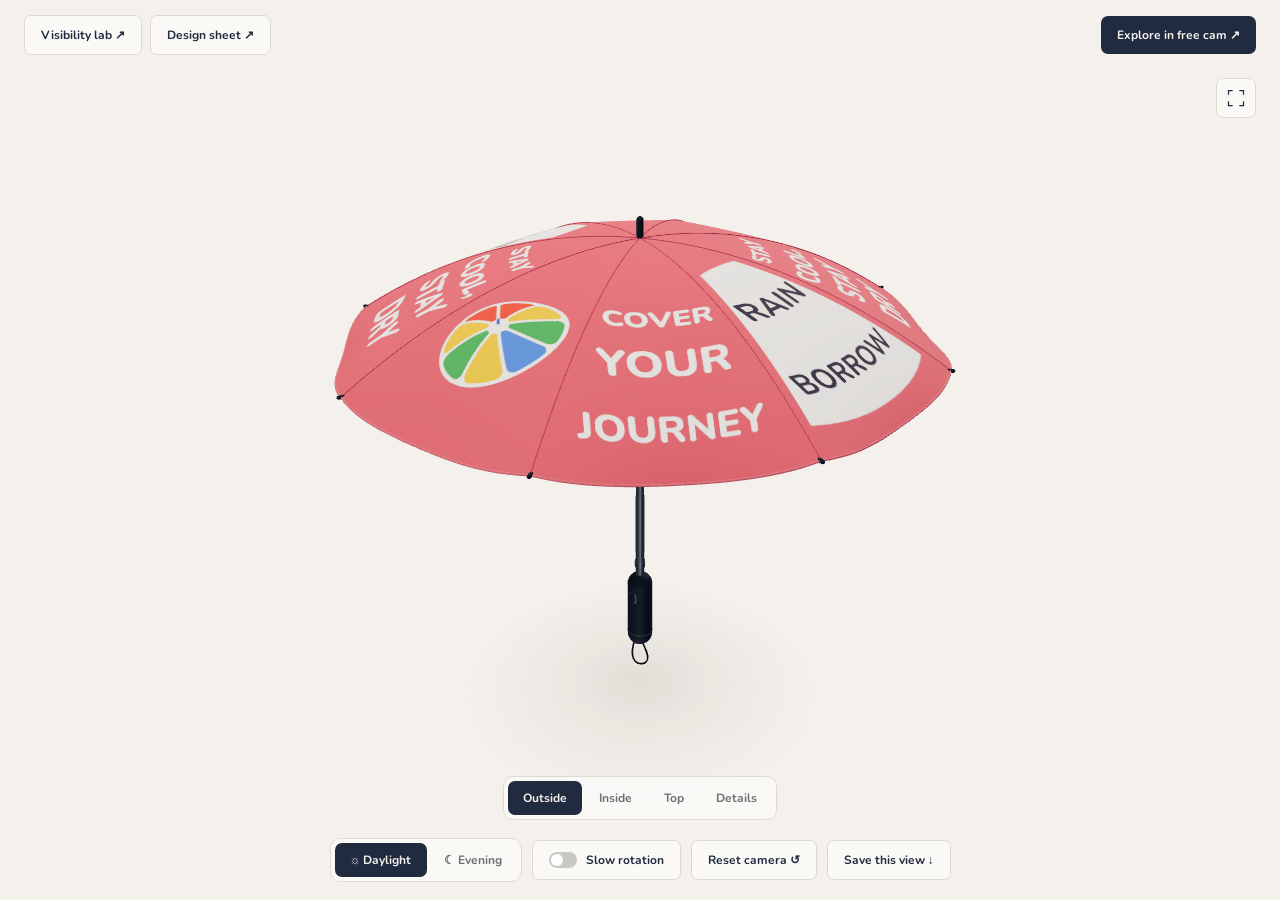
<file: docs/umbrella/index.html>
<!doctype html>
<html lang="en">
<head>
  <meta charset="utf-8">
  <meta name="viewport" content="width=device-width, initial-scale=1, viewport-fit=cover">
  <meta name="theme-color" content="#f4f1ec">
  <meta name="description" content="Explore the RainBorrow umbrella in 3D.">
  <title>RainBorrow — Umbrella Studio</title>
  <link rel="icon" href="assets/logo.svg" type="image/svg+xml">
  <link rel="stylesheet" href="studio.css">
</head>
<body>
  <header class="topbar">
    <nav aria-label="Related views"><a class="secondary" href="simulator.html">Visibility lab ↗</a><a class="secondary" href="assets/RainBorrow-design.pdf" target="_blank" rel="noopener">Design sheet ↗</a></nav>
    <button class="primary" id="enter-free">Explore in free cam ↗</button>
  </header>
  <main id="studio">
    <section class="stage" id="stage" aria-label="Interactive umbrella viewer">
      <canvas id="render" tabindex="0" aria-label="3D umbrella. Drag to orbit, scroll to zoom, right-drag to pan. Arrow keys rotate. W A S D move, Q E move vertically. R resets the view."></canvas>
      <button class="icon-btn fullscreen" id="fullscreen" title="Toggle fullscreen" aria-label="Toggle fullscreen"><svg viewBox="0 0 24 24" fill="none" stroke="currentColor" stroke-width="1.5"><path d="M8 3H3v5M16 3h5v5M3 16v5h5M21 16v5h-5"/></svg></button>
      <div class="loader" id="loading" role="status" aria-label="Loading umbrella"><span class="spinner"></span></div>
      <div class="fallback" id="fallback" hidden><img src="assets/umbrella-preview.png" alt="RainBorrow umbrella with bold canopy lettering"><p id="fallback-message">The 3D viewer needs WebGL.</p><a class="secondary" href="assets/RainBorrow-design.pdf">Open design sheet ↗</a></div>
      <div class="view-controls" aria-label="Camera presets"><button data-view="outside" aria-pressed="true">Outside</button><button data-view="inside" aria-pressed="false">Inside</button><button data-view="top" aria-pressed="false">Top</button><button data-view="detail" aria-pressed="false">Details</button></div>
      <div class="free-top"><button id="exit-free" class="secondary">↙ Back to studio</button></div>
      <div class="free-bottom"><button id="free-reset" class="secondary">Reset view</button></div>
    </section>
    <aside class="settings" aria-label="Studio settings">
      <div class="light-controls" aria-label="Lighting"><button data-light="day" aria-pressed="true">☼ Daylight</button><button data-light="night" aria-pressed="false">☾ Evening</button></div>
      <button class="secondary rotation" id="rotate" role="switch" aria-checked="false" aria-label="Slow rotation"><span class="switch-track" aria-hidden="true"><span></span></span>Slow rotation</button>
      <button id="reset" class="secondary">Reset camera ↺</button>
      <button id="save" class="secondary">Save this view ↓</button>
    </aside>
  </main>
  <div id="toast" role="status" aria-live="polite"></div>
  <noscript><p>Enable JavaScript to use the 3D viewer. <a href="assets/RainBorrow-design.pdf">View design sheet.</a></p></noscript>
  <script type="module" src="studio.js"></script>
</body>
</html>
</file>
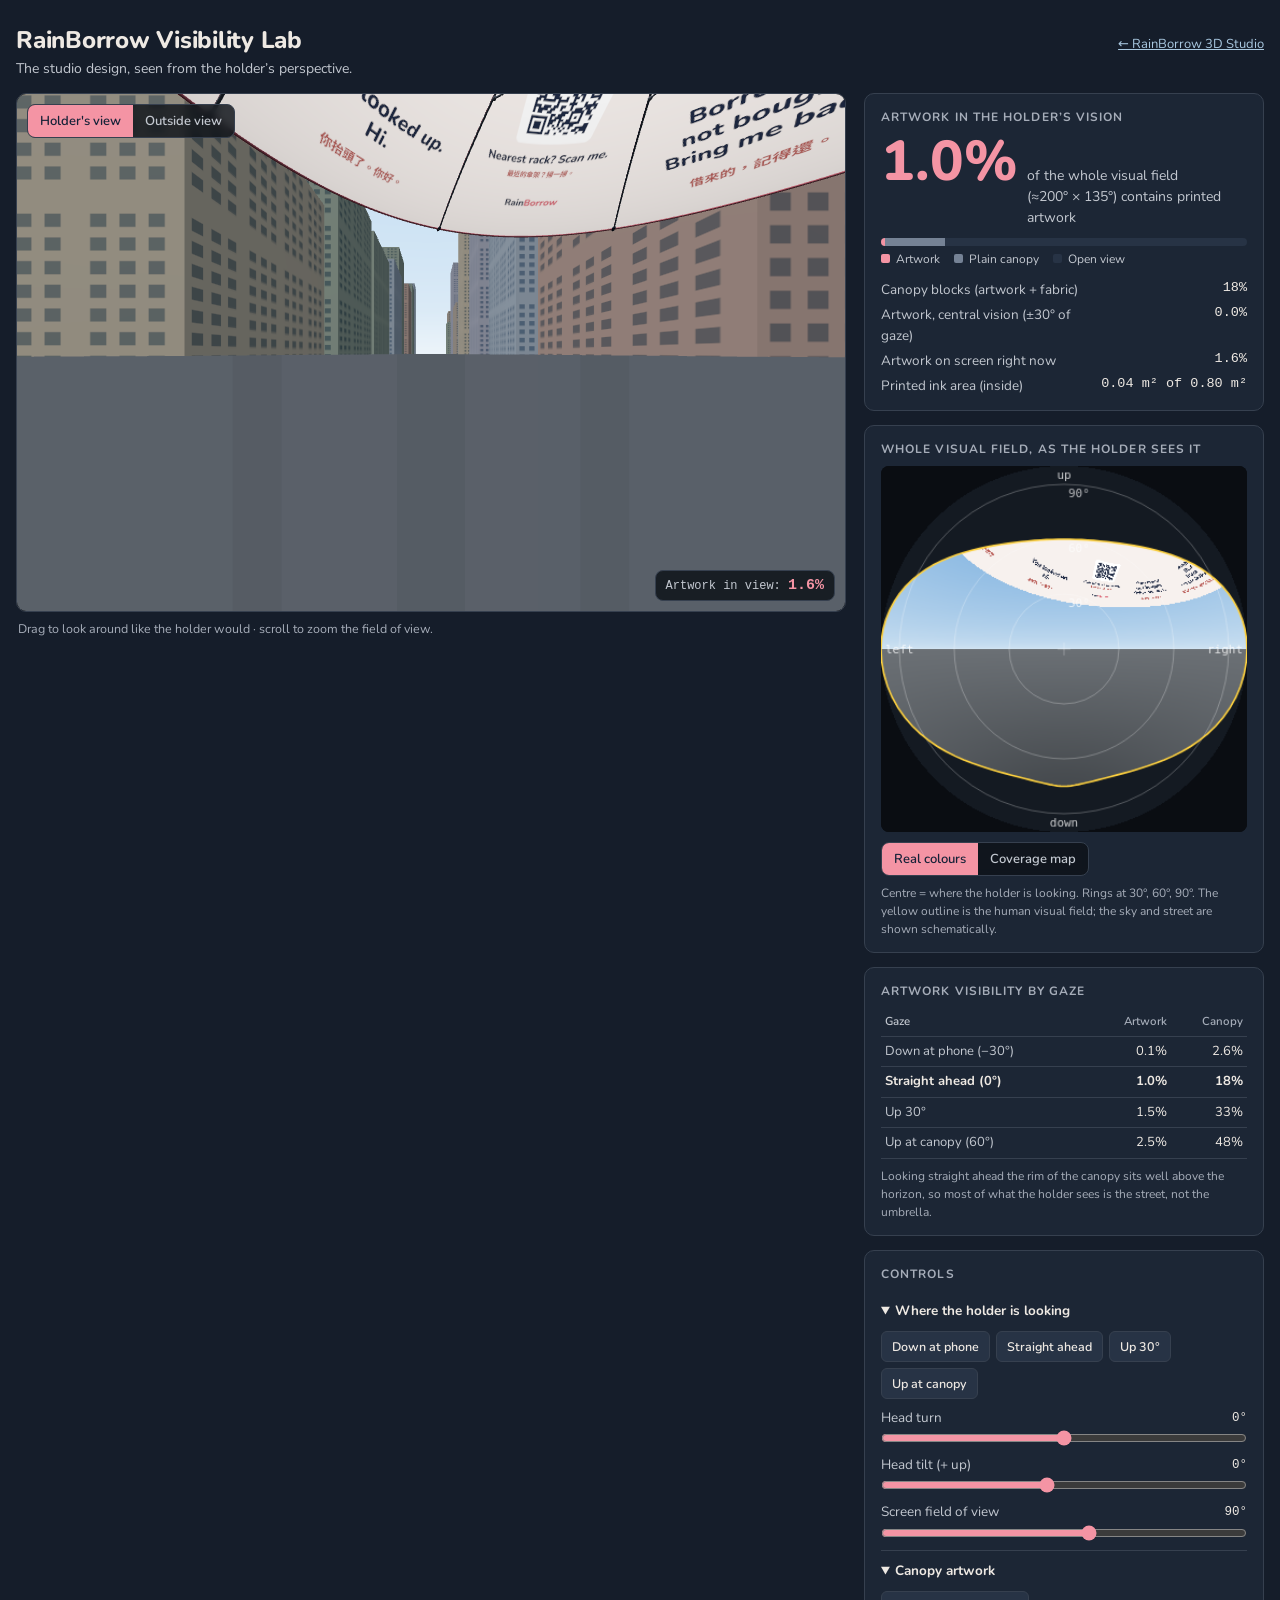
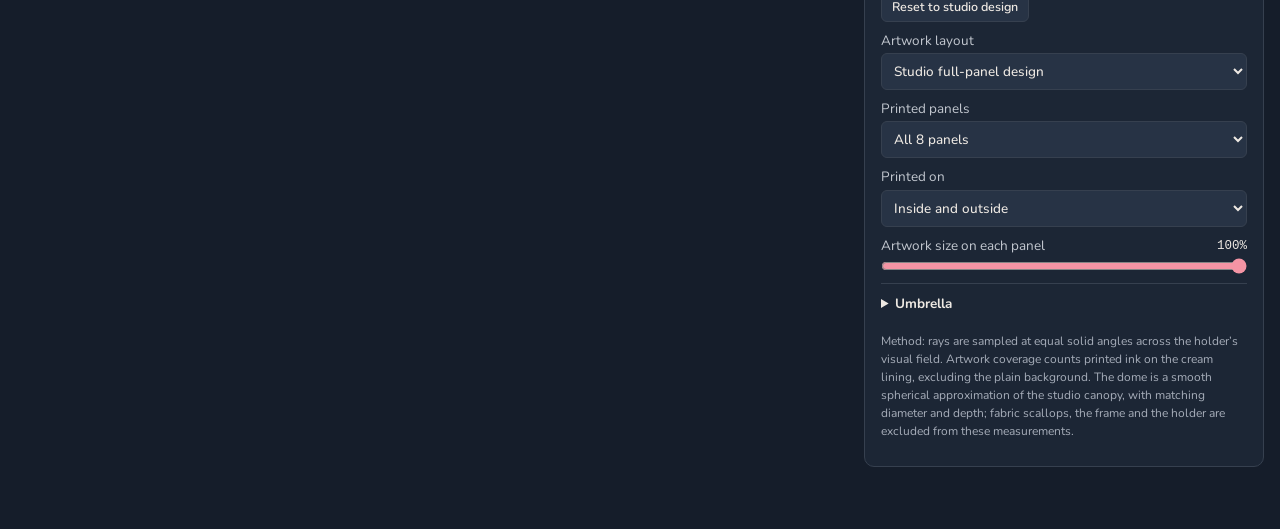
<file: docs/umbrella/simulator.html>
<!doctype html>
<html lang="en">
<meta charset="utf-8">
<meta name="viewport" content="width=device-width, initial-scale=1, viewport-fit=cover">
<title>RainBorrow — Visibility Lab</title>
<meta name="description" content="3D simulation of what the holder of an advertising umbrella actually sees, and how much of their vision the ads cover.">
<link rel="icon" href="assets/logo.svg" type="image/svg+xml">

<style>
  @font-face { font-family: Nunito; src: url(assets/Nunito.ttf) format("truetype"); font-weight: 400 900; font-display: swap; }
  :root {
    --bg: #151d2a; --panel: #1c2635; --panel-2: #273345; --ink: #eee9e3; --ink-2: #c3c8d0; --muted: #a6adb9;
    --rule: #36404f; --accent: #f494a4; --accent-2: #a9c8e0; --good: #6CC493; --canopy: #758295;
    color-scheme: dark;
  }
  * { box-sizing: border-box; }
  html, body { margin: 0; background: var(--bg); color: var(--ink); font: 15px/1.5 "Nunito", system-ui, sans-serif; }
  body { padding: 0 16px 48px; }
  .wrap { max-width: 1280px; margin: 0 auto; }
  header { padding: 22px 0 14px; display: flex; flex-wrap: wrap; align-items: baseline; gap: 6px 18px; justify-content: space-between; }
  h1 { font-size: 24px; font-weight: 800; margin: 0; letter-spacing: -0.01em; }
  header p { margin: 0; color: var(--ink-2); max-width: 62ch; font-size: 14px; }
  header a { color: var(--accent-2); font-size: 13px; }

  .grid { display: grid; grid-template-columns: minmax(0, 1fr) 400px; gap: 18px; align-items: start; }
  @media (max-width: 980px) { .grid { grid-template-columns: minmax(0, 1fr); } }

  .viewer { position: relative; background: #000; border: 1px solid var(--rule); border-radius: 10px; overflow: hidden;
    aspect-ratio: 16 / 10; width: 100%; touch-action: none; cursor: grab; }
  @media (max-width: 600px) { .viewer { aspect-ratio: 4 / 5; } }
  .viewer:active { cursor: grabbing; }
  .viewer canvas { width: 100%; height: 100%; display: block; }
  .hud { position: absolute; left: 10px; top: 10px; display: flex; gap: 6px; flex-wrap: wrap; }
  .seg { display: inline-flex; background: rgba(14,19,25,.82); border: 1px solid var(--rule); border-radius: 8px; overflow: hidden; backdrop-filter: blur(4px); }
  .seg button { background: none; border: 0; color: var(--ink-2); font: 600 13px "Nunito", sans-serif; padding: 7px 12px; cursor: pointer; }
  .seg button[aria-pressed="true"] { background: var(--accent); color: #162238; }
  .seg button:focus-visible { outline: 2px solid var(--accent-2); outline-offset: -2px; }
  .badge { position: absolute; right: 10px; bottom: 10px; background: rgba(14,19,25,.85); border: 1px solid var(--rule); border-radius: 8px;
    padding: 6px 10px; font: 500 12px ui-monospace, monospace; color: var(--ink-2); }
  .badge b { color: var(--accent); font-size: 15px; }
  .hint { color: var(--muted); font-size: 12.5px; margin: 8px 2px 0; }

  .card { background: var(--panel); border: 1px solid var(--rule); border-radius: 10px; padding: 14px 16px; margin-bottom: 14px; }
  .card h2 { margin: 0 0 8px; font-size: 12px; text-transform: uppercase; letter-spacing: .09em; color: var(--muted); font-weight: 700; }
  .headline { display: flex; align-items: baseline; gap: 10px; }
  .headline .num { font-size: 56px; font-weight: 800; color: var(--accent); line-height: 1; font-variant-numeric: tabular-nums; }
  .headline .lbl { color: var(--ink-2); font-size: 14px; }
  .bar { height: 8px; border-radius: 4px; background: var(--panel-2); overflow: hidden; margin: 10px 0 4px; display: flex; }
  .bar i { display: block; height: 100%; }
  .bar .b-ad { background: var(--accent); } .bar .b-can { background: var(--canopy); }
  .legend { display: flex; gap: 14px; font-size: 12px; color: var(--ink-2); flex-wrap: wrap; }
  .legend span::before { content: ""; display: inline-block; width: 9px; height: 9px; border-radius: 2px; margin-right: 6px; background: var(--c); }
  dl { margin: 12px 0 0; display: grid; grid-template-columns: 1fr auto; gap: 5px 12px; font-size: 13.5px; }
  dt { color: var(--ink-2); } dd { margin: 0; text-align: right; font: 500 13.5px ui-monospace, monospace; font-variant-numeric: tabular-nums; }

  .fish { display: block; width: 100%; max-width: 380px; aspect-ratio: 1; margin: 0 auto; border-radius: 8px; background: #0A0D12; }
  .cap { color: var(--muted); font-size: 12px; margin: 8px 0 0; }
  .toggle { display: flex; gap: 8px; margin-top: 10px; }

  table { width: 100%; border-collapse: collapse; font-size: 13px; }
  th, td { padding: 5px 4px; text-align: right; border-bottom: 1px solid var(--rule); font-variant-numeric: tabular-nums; }
  th:first-child, td:first-child { text-align: left; color: var(--ink-2); }
  th { color: var(--muted); font-weight: 600; font-size: 11.5px; }
  tr.cur td { color: var(--ink); font-weight: 700; }

  .ctl { display: grid; grid-template-columns: 1fr 64px; gap: 2px 10px; align-items: center; margin: 9px 0; font-size: 13.5px; }
  .ctl label { color: var(--ink-2); }
  .ctl output { text-align: right; font: 500 12.5px ui-monospace, monospace; color: var(--ink); }
  .ctl input[type=range] { grid-column: 1 / -1; width: 100%; accent-color: var(--accent); margin: 0; }
  .ctl select { grid-column: 1 / -1; width: 100%; background: var(--panel-2); color: var(--ink); border: 1px solid var(--rule); border-radius: 6px; padding: 7px 8px; font: 500 13.5px "Nunito", sans-serif; }
  .presets { display: flex; gap: 6px; flex-wrap: wrap; margin: 4px 0 8px; }
  .presets button { background: var(--panel-2); color: var(--ink); border: 1px solid var(--rule); border-radius: 6px; padding: 6px 10px; font: 600 12.5px "Nunito", sans-serif; cursor: pointer; }
  .presets button:hover { border-color: var(--accent); }
  details { border-top: 1px solid var(--rule); padding-top: 4px; }
  details:first-of-type { border-top: 0; }
  summary { cursor: pointer; font-weight: 700; font-size: 13.5px; padding: 6px 0; }
  .fallback { display: none; padding: 40px 20px; text-align: center; color: var(--ink-2); }
  .note { color: var(--muted); font-size: 12px; line-height: 1.5; }
</style>

<div class="wrap">
  <header>
    <div>
      <h1>RainBorrow Visibility Lab</h1>
      <p>The studio design, seen from the holder’s perspective.</p>
    </div>
    <a href="./">&larr; RainBorrow 3D Studio</a>
  </header>

  <div class="grid">
    <section aria-label="3D view">
      <div class="viewer" id="viewer">
        <canvas id="gl" aria-label="3D view of the umbrella"></canvas>
        <div class="hud">
          <div class="seg" role="group" aria-label="Camera">
            <button id="mode-pov" aria-pressed="true">Holder's view</button>
            <button id="mode-out" aria-pressed="false">Outside view</button>
          </div>
        </div>
        <div class="badge" id="badge">Artwork in view: <b id="badge-num">–</b></div>
        <div class="fallback" id="nogl">WebGL isn't available in this browser, so the 3D view can't render. The measurements on the right still work.</div>
      </div>
      <p class="hint" id="hint">Drag to look around like the holder would &middot; scroll to zoom the field of view.</p>
    </section>

    <aside>
      <div class="card" id="result">
        <h2>Artwork in the holder’s vision</h2>
        <div class="headline"><span class="num" id="h-num">–</span><span class="lbl">of the whole visual field<br>(&asymp;200&deg; &times; 135&deg;) contains printed artwork</span></div>
        <div class="bar" aria-hidden="true"><i class="b-ad" id="bar-ad"></i><i class="b-can" id="bar-can"></i></div>
        <div class="legend"><span style="--c:var(--accent)">Artwork</span><span style="--c:var(--canopy)">Plain canopy</span><span style="--c:var(--panel-2)">Open view</span></div>
        <dl>
          <dt>Canopy blocks (artwork + fabric)</dt><dd id="r-canopy">–</dd>
          <dt>Artwork, central vision (&plusmn;30&deg; of gaze)</dt><dd id="r-central">–</dd>
          <dt>Artwork on screen right now</dt><dd id="r-screen">–</dd>
          <dt>Printed ink area (inside)</dt><dd id="r-area">–</dd>
        </dl>
      </div>

      <div class="card">
        <h2>Whole visual field, as the holder sees it</h2>
        <canvas id="fish" class="fish" width="340" height="340" aria-label="Fisheye map of the holder's full visual field"></canvas>
        <div class="toggle"><div class="seg" role="group" aria-label="Map style">
          <button id="map-real" aria-pressed="true">Real colours</button>
          <button id="map-cov" aria-pressed="false">Coverage map</button>
        </div></div>
        <p class="cap">Centre = where the holder is looking. Rings at 30&deg;, 60&deg;, 90&deg;. The yellow outline is the human visual field; the sky and street are shown schematically.</p>
      </div>

      <div class="card">
        <h2>Artwork visibility by gaze</h2>
        <table>
          <thead><tr><th>Gaze</th><th>Artwork</th><th>Canopy</th></tr></thead>
          <tbody id="gaze-table"></tbody>
        </table>
        <p class="cap">Looking straight ahead the rim of the canopy sits well above the horizon, so most of what the holder sees is the street, not the umbrella.</p>
      </div>

      <div class="card">
        <h2>Controls</h2>
        <details open>
          <summary>Where the holder is looking</summary>
          <div class="presets">
            <button data-gaze="-30">Down at phone</button><button data-gaze="0">Straight ahead</button>
            <button data-gaze="30">Up 30&deg;</button><button data-gaze="60">Up at canopy</button>
          </div>
          <div class="ctl"><label for="yaw">Head turn</label><output id="o-yaw"></output><input type="range" id="yaw" min="-120" max="120" step="1"></div>
          <div class="ctl"><label for="pitch">Head tilt (+ up)</label><output id="o-pitch"></output><input type="range" id="pitch" min="-70" max="85" step="1"></div>
          <div class="ctl"><label for="fov">Screen field of view</label><output id="o-fov"></output><input type="range" id="fov" min="50" max="120" step="1"></div>
        </details>
        <details open>
          <summary>Canopy artwork</summary>
          <div class="presets"><button id="studio-design">Reset to studio design</button></div>
          <div class="ctl"><label for="layout">Artwork layout</label><span></span>
            <select id="layout">
              <option value="full">Studio full-panel design</option>
              <option value="card">Centred artwork card</option>
              <option value="band">Rim band</option>
            </select></div>
          <div class="ctl"><label for="panels">Printed panels</label><span></span>
            <select id="panels">
              <option value="all">All 8 panels</option>
              <option value="alt">Every other panel (4)</option>
              <option value="front3">Front 3 panels</option>
              <option value="front">Front panel only</option>
            </select></div>
          <div class="ctl"><label for="print">Printed on</label><span></span>
            <select id="print">
              <option value="both">Inside and outside</option>
              <option value="in">Inside only (holder sees it)</option>
              <option value="out">Outside only (passers-by see it)</option>
            </select></div>
          <div class="ctl"><label for="size">Artwork size on each panel</label><output id="o-size"></output><input type="range" id="size" min="20" max="100" step="1"></div>
        </details>
        <details>
          <summary>Umbrella</summary>
          <div class="ctl"><label for="diam">Canopy diameter</label><output id="o-diam"></output><input type="range" id="diam" min="80" max="140" step="1"></div>
          <div class="ctl"><label for="depth">Dome depth</label><output id="o-depth"></output><input type="range" id="depth" min="12" max="40" step="1"></div>
          <div class="ctl"><label for="height">Height of apex above eyes</label><output id="o-height"></output><input type="range" id="height" min="20" max="70" step="1"></div>
          <div class="ctl"><label for="tilt">Tilt forward</label><output id="o-tilt"></output><input type="range" id="tilt" min="-20" max="60" step="1"></div>
          <div class="ctl"><label for="fwd">Held forward of the face</label><output id="o-fwd"></output><input type="range" id="fwd" min="-10" max="40" step="1"></div>
          <div class="ctl"><label for="side">Held to the right</label><output id="o-side"></output><input type="range" id="side" min="-20" max="40" step="1"></div>
          <div class="ctl"><label for="spin">Spin the handle</label><output id="o-spin"></output><input type="range" id="spin" min="0" max="359" step="1"></div>
        </details>
        <p class="note">Method: rays are sampled at equal solid angles across the holder’s visual field. Artwork coverage counts printed ink on the cream lining, excluding the plain background. The dome is a smooth spherical approximation of the studio canopy, with matching diameter and depth; fabric scallops, the frame and the holder are excluded from these measurements.</p>
      </div>
    </aside>
  </div>
</div>

<script type="module" src="app.js"></script>
</file>
<file: docs/umbrella/studio.css>
@font-face{font-family:Nunito;src:url(assets/Nunito.ttf) format('truetype');font-weight:400 900;font-display:swap}
:root{--paper:#f4f1ec;--ink:#202b40;--muted:#6d6f73;--line:#dcd9d3;--rose:#b94357;--panel:rgba(255,255,255,.55)}
*{box-sizing:border-box}body{margin:0;background:var(--paper);color:var(--ink);font-family:Nunito,Arial,sans-serif;-webkit-font-smoothing:antialiased}button,a{-webkit-tap-highlight-color:transparent}a{color:inherit;text-decoration:none}button{font:inherit;color:inherit;cursor:pointer;border:0}button:disabled{cursor:wait;opacity:.5}button:focus-visible,a:focus-visible,canvas:focus-visible{outline:2px solid var(--rose);outline-offset:4px}button svg{display:block;width:20px;height:20px}
.topbar{height:70px;padding:14px 24px;display:flex;align-items:center;justify-content:space-between;gap:12px}nav{display:flex;gap:8px}.primary,.secondary,.light-controls button,.view-controls button{font-size:12px;font-weight:700;border-radius:7px;padding:11px 16px;white-space:nowrap}.primary{background:var(--ink);color:var(--paper)}.secondary{background:var(--panel);border:1px solid var(--line);backdrop-filter:blur(12px)}button:hover,a.secondary:hover{filter:brightness(.96)}
#studio{height:calc(100svh - 70px);min-height:400px;display:grid;grid-template-rows:minmax(0,1fr) auto}.stage{position:relative;min-width:0;min-height:0;overflow:hidden;isolation:isolate}#render{width:100%;height:100%;display:block;touch-action:none;cursor:grab;outline-offset:-4px}#render:active{cursor:grabbing}.icon-btn{background:var(--panel);padding:9px;border-radius:7px;border:1px solid var(--line)}.fullscreen{position:absolute;right:24px;top:8px}.view-controls,.light-controls{display:flex;padding:4px;border:1px solid var(--line);border-radius:10px;background:var(--panel);backdrop-filter:blur(16px);gap:2px}.view-controls{position:absolute;bottom:18px;left:50%;transform:translateX(-50%)}.view-controls button,.light-controls button{background:transparent;color:var(--muted);padding:9px 15px}.view-controls button[aria-pressed=true],.light-controls button[aria-pressed=true]{background:var(--ink);color:var(--paper)}
.settings{display:flex;justify-content:center;align-items:center;flex-wrap:wrap;gap:10px;padding:0 20px max(18px,env(safe-area-inset-bottom))}.rotation{display:flex;align-items:center;gap:9px}.switch-track{display:block;width:28px;height:16px;padding:2px;background:#c9c8c5;border-radius:20px}.switch-track>span{display:block;border-radius:50%;width:12px;height:12px;background:white;transition:transform .2s}.rotation[aria-checked=true] .switch-track{background:var(--rose)}.rotation[aria-checked=true] .switch-track>span{transform:translateX(12px)}
.loader{position:absolute;inset:0;background:var(--paper);display:flex;align-items:center;justify-content:center;z-index:4;transition:opacity .3s}.loader.done{opacity:0;pointer-events:none}.spinner{width:26px;height:26px;border:1px solid var(--line);border-top:2px solid var(--rose);border-radius:50%;animation:spin 1s linear infinite}@keyframes spin{to{transform:rotate(360deg)}}.fallback{position:absolute;inset:50px 20px 85px;text-align:center;font-size:12px;background:var(--paper);z-index:3}.fallback img{width:100%;height:70%;object-fit:contain}.fallback p{color:var(--muted)}
.free-top,.free-bottom{display:none}#toast{position:fixed;bottom:22px;left:50%;transform:translate(-50%,20px);opacity:0;pointer-events:none;border-radius:6px;background:var(--ink);color:var(--paper);font-size:12px;padding:12px 20px;z-index:30;transition:opacity .2s,transform .2s}#toast.show{opacity:1;transform:translate(-50%,0)}body[data-theme=night]{--paper:#151d2a;--ink:#eee9e3;--muted:#a6adb9;--line:#36404f;--rose:#f494a4;--panel:rgba(255,255,255,.04);color-scheme:dark}
body.free-mode{overflow:hidden}body.free-mode .topbar,body.free-mode .settings{display:none}body.free-mode #studio{display:block;height:100svh;min-height:0}body.free-mode .stage{position:fixed;inset:0;width:100%;height:100%;background:var(--paper);z-index:10}body.free-mode .view-controls,body.free-mode .fullscreen{display:none}body.free-mode .free-top{position:absolute;top:max(24px,env(safe-area-inset-top));right:24px;display:block}body.free-mode .free-bottom{position:absolute;bottom:max(24px,env(safe-area-inset-bottom));right:24px;display:block}
@media(max-width:600px){.topbar{height:104px;padding:12px 14px;flex-wrap:wrap;justify-content:center;gap:8px}.topbar nav{justify-content:center}.primary,.secondary{font-size:11px;padding:9px 12px}#studio{height:calc(100svh - 104px);min-height:430px}.fullscreen{right:14px}.settings{gap:8px;padding:0 12px max(14px,env(safe-area-inset-bottom));display:grid;grid-template-columns:1fr 1fr}.light-controls{justify-content:center}.light-controls button{padding:8px 9px;font-size:11px}.rotation{justify-content:center}.view-controls{bottom:14px}.view-controls button{padding:9px 13px;font-size:11px}body.free-mode .free-top{top:16px;right:16px}body.free-mode .free-bottom{right:16px;bottom:20px}}
@media(prefers-reduced-motion:reduce){*,*:before,*:after{transition:none!important}.spinner{animation:none}}
</file>
